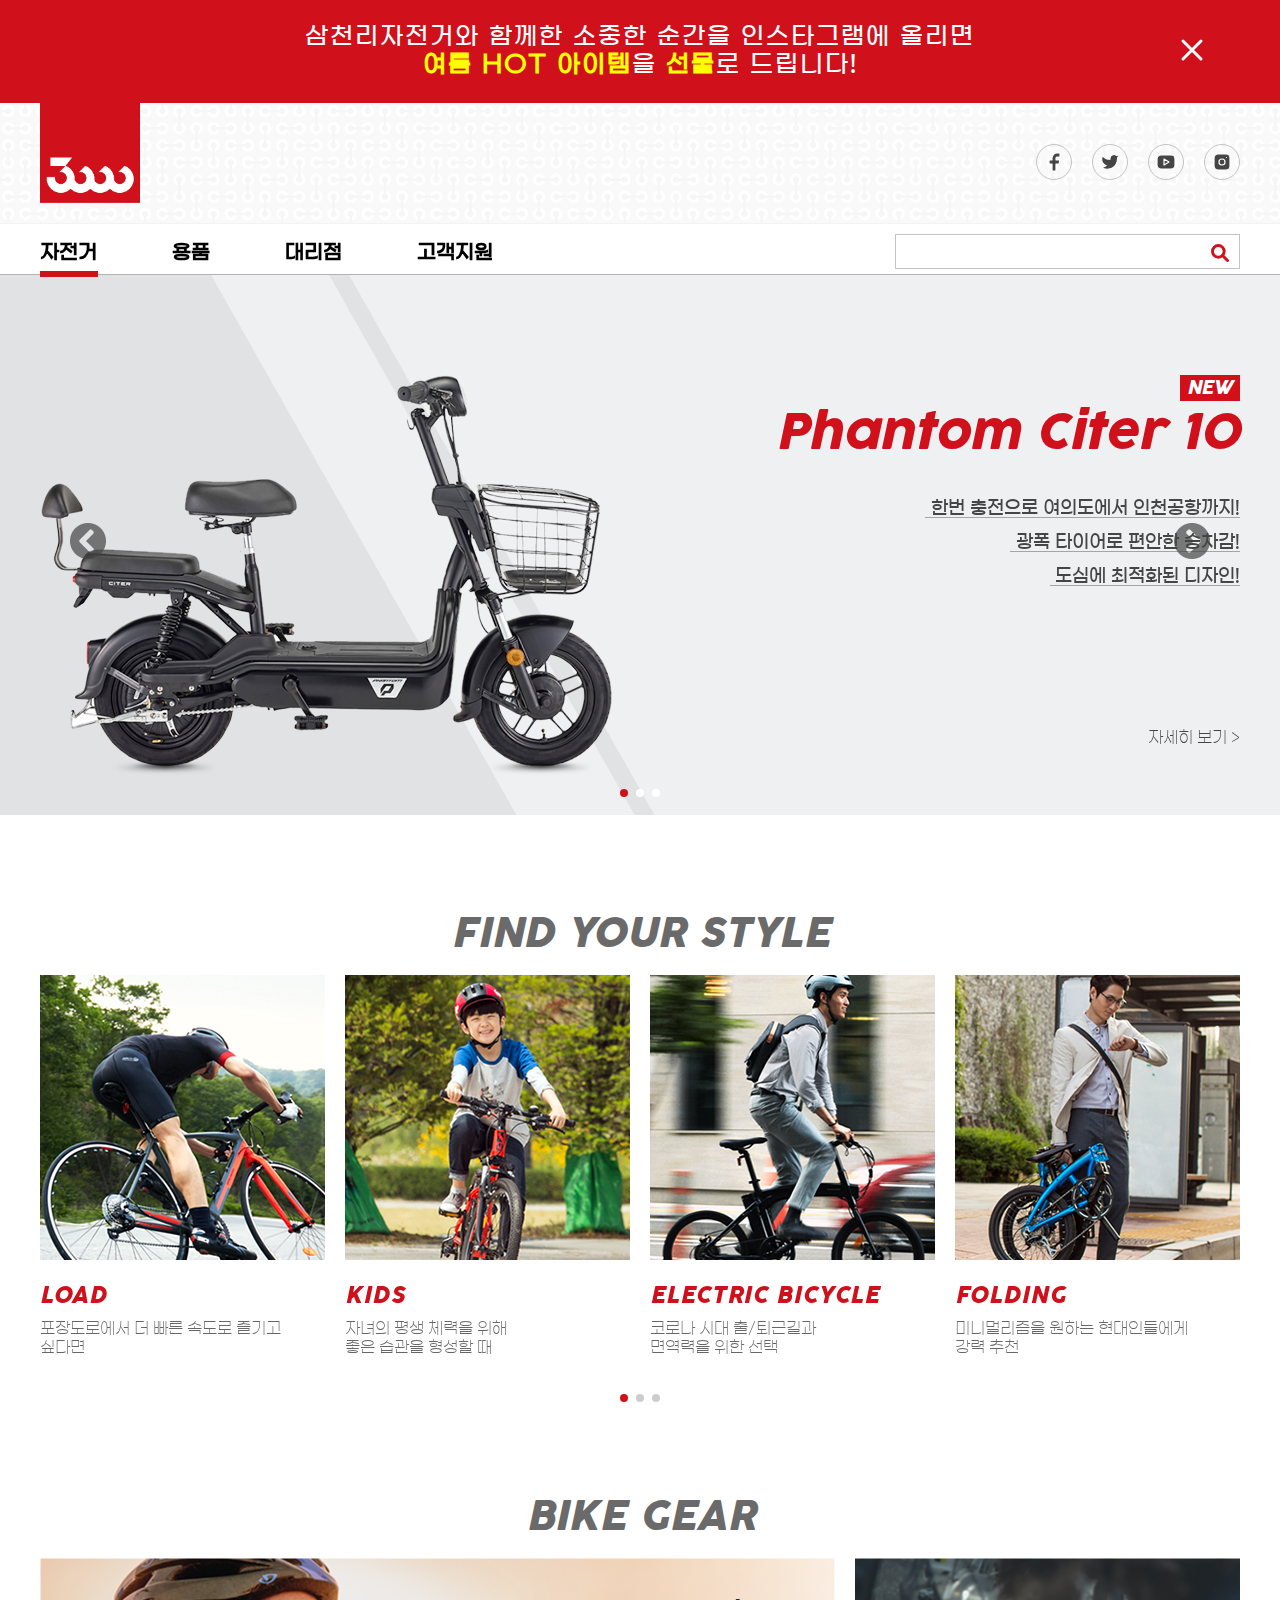
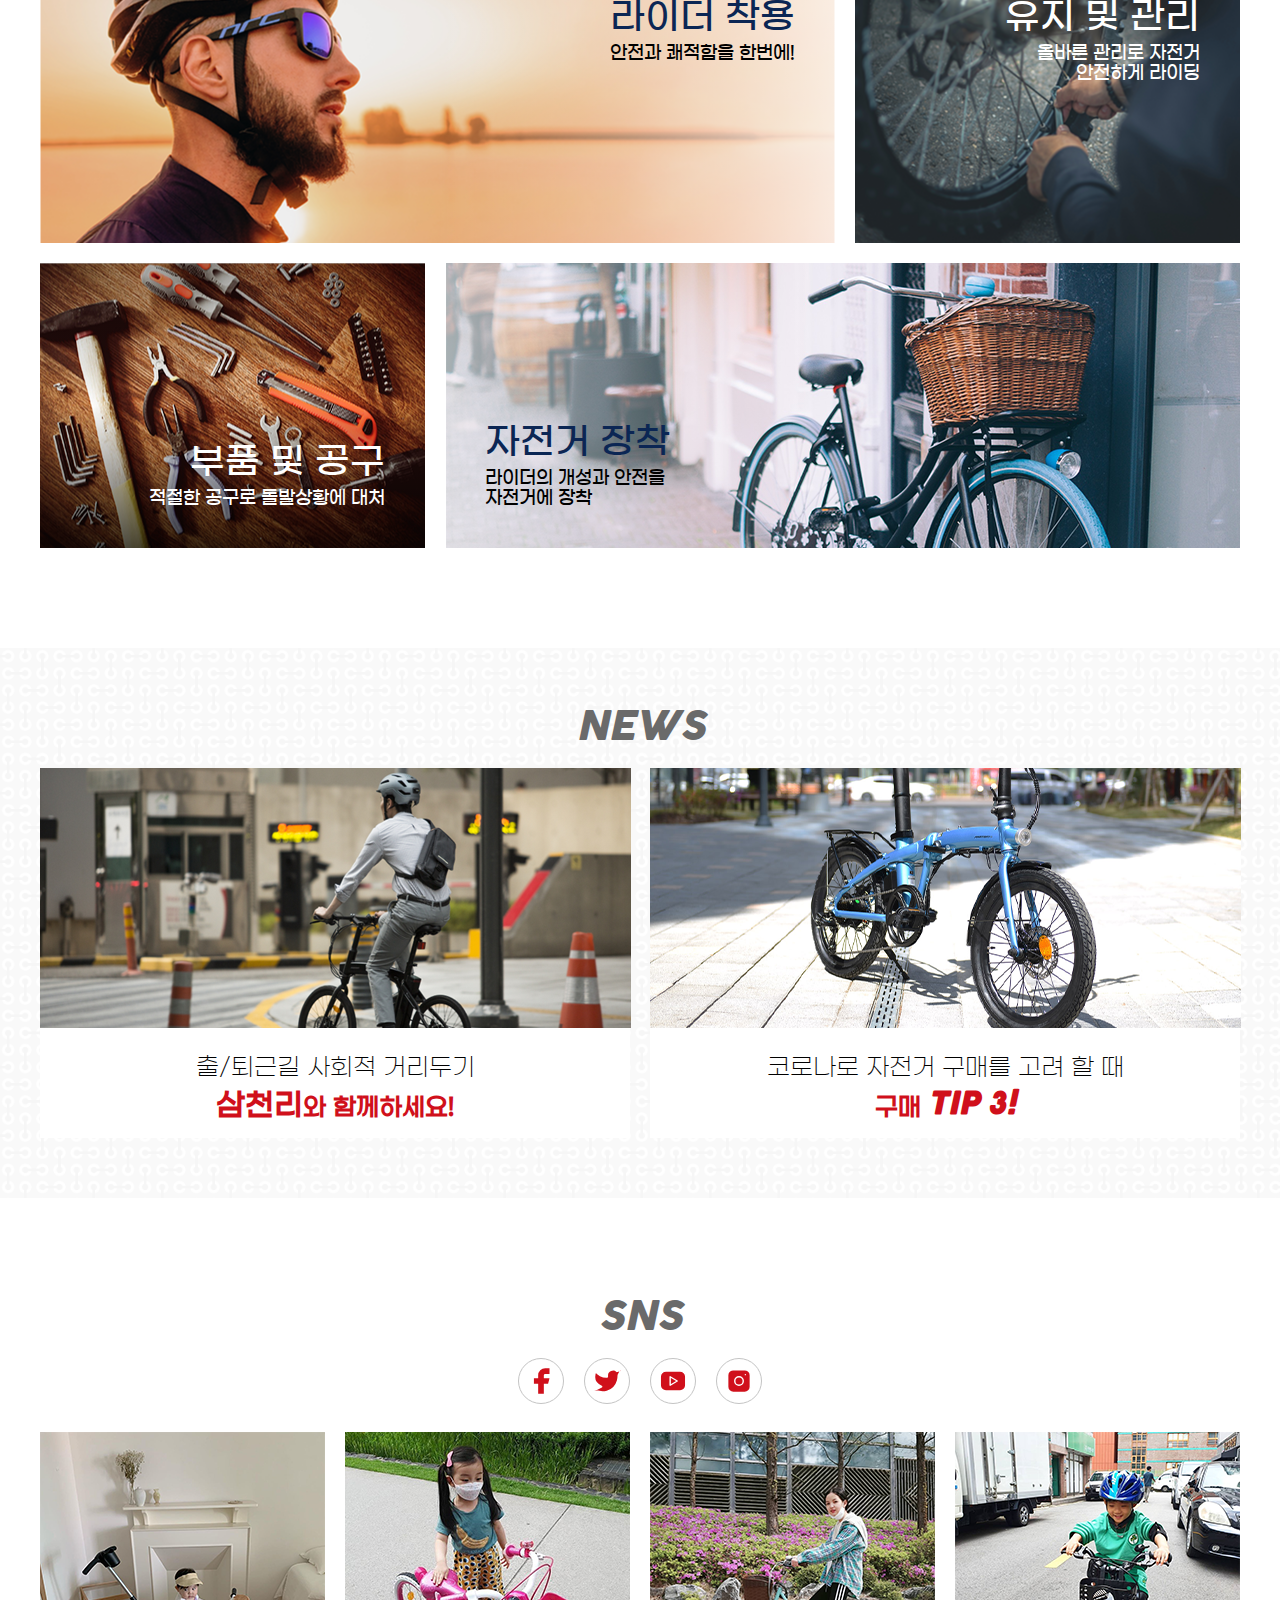
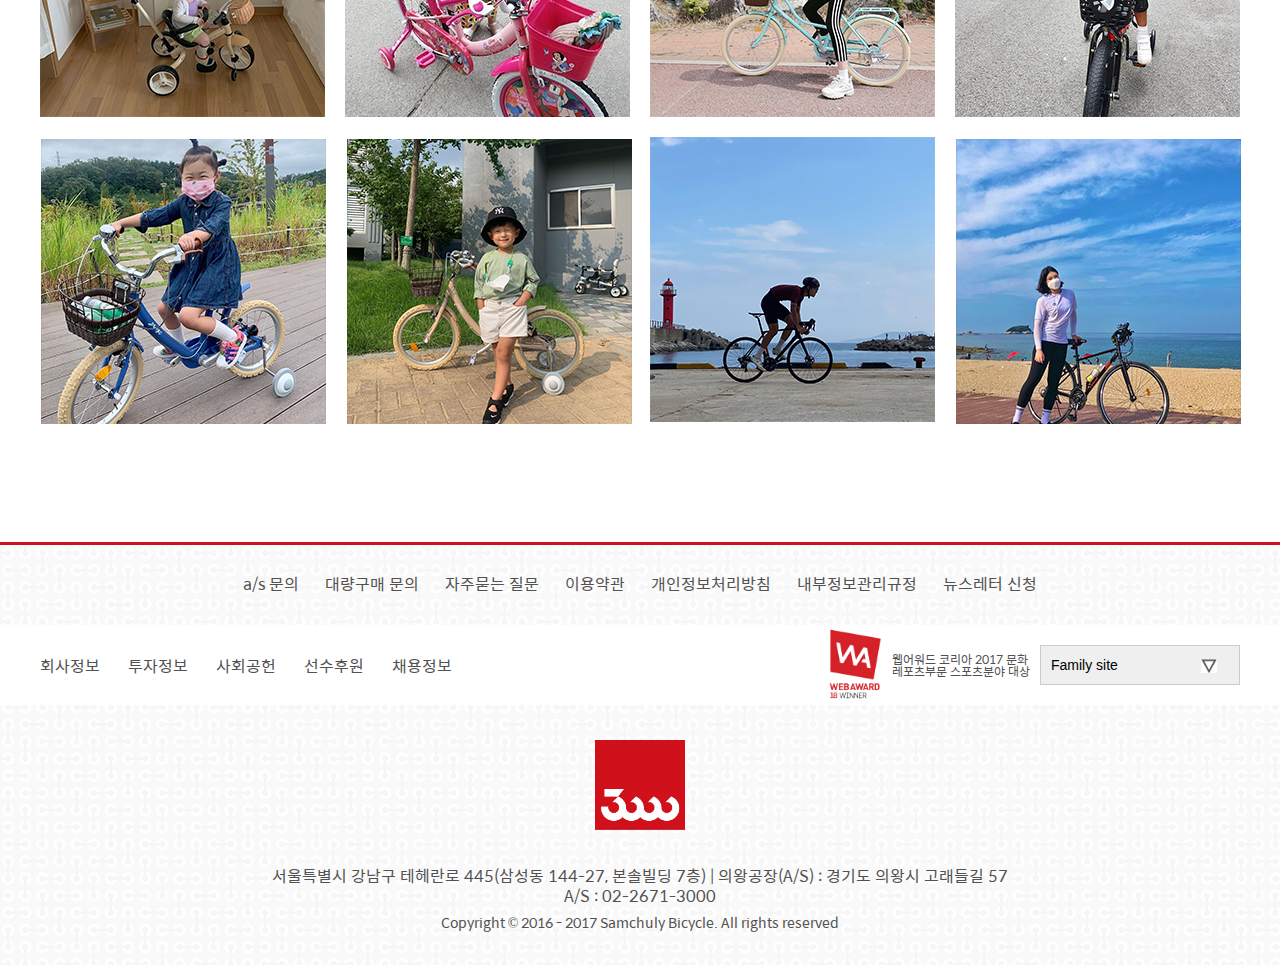
<file: index.html>
<!DOCTYPE html>
<html lang="ko">
  <head>
    <meta charset="UTF-8" />
    <meta name="viewport" content="width=device-width, initial-scale=1.0" />
    <title>삼천리 자전거</title>
    <link rel="stylesheet" href="css/styles.css" />
    <link rel="shortcut icon" href="images/lst_search_logo.ico" />
  </head>
  <body>
    <div class="banner">
      <a href="#">
        <div class="banner__content">
          삼천리자전거와 함께한 소중한 순간을 인스타그램에 올리면<br />
          <span>여름 HOT 아이템</span>을 <span>선물</span>로 드립니다!
        </div>
        <svg
          xmlns="http://www.w3.org/2000/svg"
          class="icon icon-tabler icon-tabler-x banner__icon"
          width="36"
          height="36"
          viewBox="0 0 24 24"
          stroke-width="2"
          stroke="#ffffff"
          fill="none"
          stroke-linecap="round"
          stroke-linejoin="round"
        >
          <path stroke="none" d="M0 0h24v24H0z" fill="none" />
          <line x1="18" y1="6" x2="6" y2="18" />
          <line x1="6" y1="6" x2="18" y2="18" />
        </svg>
      </a>
    </div>
    <header class="header">
      <div class="header__top">
        <h1 class="logo">
          <a href="index.html"><img src="images/logo.png" alt="" /></a>
        </h1>
        <ul class="sns__icon icon__list">
          <li class="icon__item">
            <a href="#">
              <svg
                xmlns="http://www.w3.org/2000/svg"
                class="icon icon-tabler icon-tabler-brand-facebook"
                width="30"
                height="30"
                viewBox="0 0 24 24"
                stroke-width="1.2"
                stroke="#FFFFFF"
                fill="#454545"
                stroke-linecap="round"
                stroke-linejoin="round"
              >
                <path stroke="none" d="M0 0h24v24H0z" fill="none" />
                <path
                  d="M7 10v4h3v7h4v-7h3l1 -4h-4v-2a1 1 0 0 1 1 -1h3v-4h-3a5 5 0 0 0 -5 5v2h-3"
                />
              </svg>
            </a>
          </li>
          <li class="icon__item">
            <a href="#">
              <svg
                xmlns="http://www.w3.org/2000/svg"
                class="icon icon-tabler icon-tabler-brand-twitter"
                width="30"
                height="30"
                viewBox="0 0 24 24"
                stroke-width="1.2"
                stroke="#FFFFFF"
                fill="#454545"
                stroke-linecap="round"
                stroke-linejoin="round"
              >
                <path stroke="none" d="M0 0h24v24H0z" fill="none" />
                <path
                  d="M22 4.01c-1 .49-1.98.689-3 .99-1.121-1.265-2.783-1.335-4.38-.737S11.977 6.323 12 8v1c-3.245.083-6.135-1.395-8-4 0 0-4.182 7.433 4 11-1.872 1.247-3.739 2.088-6 2 3.308 1.803 6.913 2.423 10.034 1.517 3.58-1.04 6.522-3.723 7.651-7.742a13.84 13.84 0 0 0 .497 -3.753C20.18 7.773 21.692 5.25 22 4.009z"
                />
              </svg>
            </a>
          </li>
          <li class="icon__item">
            <a href="#">
              <svg
                xmlns="http://www.w3.org/2000/svg"
                class="icon icon-tabler icon-tabler-brand-youtube"
                width="30"
                height="30"
                viewBox="0 0 24 24"
                stroke-width="1.2"
                stroke="#FFFFFF"
                fill="#454545"
                stroke-linecap="round"
                stroke-linejoin="round"
              >
                <path stroke="none" d="M0 0h24v24H0z" fill="none" />
                <rect x="3" y="5" width="18" height="14" rx="4" />
                <path d="M10 9l5 3l-5 3z" />
              </svg>
            </a>
          </li>
          <li class="icon__item">
            <a href="#">
              <svg
                xmlns="http://www.w3.org/2000/svg"
                class="icon icon-tabler icon-tabler-brand-instagram"
                width="30"
                height="30"
                viewBox="0 0 24 24"
                stroke-width="1.2"
                stroke="#FFFFFF"
                fill="#454545"
                stroke-linecap="round"
                stroke-linejoin="round"
              >
                <path stroke="none" d="M0 0h24v24H0z" fill="none" />
                <rect x="4" y="4" width="16" height="16" rx="4" />
                <circle cx="12" cy="12" r="3" />
                <line x1="16.5" y1="7.5" x2="16.5" y2="7.501" />
              </svg>
            </a>
          </li>
        </ul>
      </div>
      <nav class="menu__wrapper">
        <div class="menu">
          <ul class="menu__list">
            <li class="menu__item">
              <a href="#">자전거</a>
              <ul class="menu__list-inner">
                <li class="menu__item-inner">
                  <p class="item-color">
                    <a href="#">스포츠</a>
                    <span></span>
                  </p>
                  <p>
                    <a href="#"> 산악 자전거 </a>
                  </p>
                  <p>
                    <a href="#"> 로드 바이크 </a>
                  </p>
                </li>
                <li class="menu__item-inner">
                  <p class="item-color">
                    <a href="#">라이프 스타일</a>
                    <span></span>
                  </p>
                  <p>
                    <a href="#"> 하이브리드 </a>
                  </p>
                  <p>
                    <a href="#"> 픽시 </a>
                  </p>
                  <p>
                    <a href="#"> 미니벨로 </a>
                  </p>
                  <p>
                    <a href="#"> 접이식 </a>
                  </p>
                  <p>
                    <a href="#"> 시티 </a>
                  </p>
                </li>
                <li class="menu__item-inner">
                  <p class="item-color">
                    <a href="#">연령별</a>
                    <span></span>
                  </p>
                  <p>
                    <a href="#"> 키즈 </a>
                  </p>
                  <p>
                    <a href="#"> 청소년 </a>
                  </p>
                  <p>
                    <a href="#"> 성인 </a>
                  </p>
                  <p>
                    <a href="#"> 노인 </a>
                  </p>
                </li>
                <li class="menu__item-inner">
                  <p class="item-color">
                    <a href="#">친환경</a>
                    <span></span>
                  </p>
                  <p>
                    <a href="#"> 전기 자전거 </a>
                  </p>
                  <p>
                    <a href="#"> 전동 킥보드 </a>
                  </p>
                </li>
              </ul>
            </li>
            <li class="menu__item">
              <a href="#">용품</a>
              <ul class="menu__list-inner">
                <li class="menu__item-inner">
                  <p class="item-color">
                    <a href="#">라이더 착용</a>
                    <span></span>
                  </p>
                  <p>
                    <a href="#">멀티프</a>
                  </p>
                </li>
                <li class="menu__item-inner">
                  <p class="item-color">
                    <a href="#">자전거 장착</a>
                    <span></span>
                  </p>
                  <p>
                    <a href="#">가방</a>
                  </p>
                  <p>
                    <a href="#">라이트</a>
                  </p>
                  <p>
                    <a href="#">거치대</a>
                  </p>
                  <p>
                    <a href="#">벨</a>
                  </p>
                  <p>
                    <a href="#">유아시트</a>
                  </p>
                  <p>
                    <a href="#">거울</a>
                  </p>
                </li>
                <li class="menu__item-inner">
                  <p class="item-color">
                    <a href="#">유지 · 관리</a>
                  </p>
                  <p>
                    <a href="#">펌프</a>
                  </p>
                  <p>
                    <a href="#">기타</a>
                  </p>
                </li>
              </ul>
            </li>
            <li class="menu__item">
              <a href="#" class="light">대리점</a>
              <ul class="menu__list-inner">
                <li class="menu__item-inner">
                  <p class="item-color">
                    <a href="map.html" class="light">대리점 찾기</a>
                    <span></span>
                  </p>
                </li>
                <li class="menu__item-inner">
                  <p class="item-color">
                    <a href="#">온라인 구매</a>
                    <span></span>
                  </p>
                </li>
                <li class="menu__item-inner">
                  <p class="item-color">
                    <a href="#">대량 구매</a>
                  </p>
                </li>
              </ul>
            </li>
            <li class="menu__item">
              <a href="#" class="light">고객지원</a>
              <ul class="menu__list-inner">
                <li class="menu__item-inner">
                  <p class="item-color">
                    <a href="#">자주 묻는 질문</a>
                    <span></span>
                  </p>
                </li>
                <li class="menu__item-inner">
                  <p class="item-color">
                    <a href="#">온라인 A/S</a>
                    <span></span>
                  </p>
                  <p>
                    <a href="as.html" class="light">A/S 접수</a>
                  </p>
                  <p>
                    <a href="#">A/S 조회</a>
                  </p>
                </li>
                <li class="menu__item-inner">
                  <p class="item-color">
                    <a href="#">정품 등록</a>
                    <span></span>
                  </p>
                  <p>
                    <a href="#">정품 등록</a>
                  </p>
                  <p>
                    <a href="#">정품 등록 조회</a>
                  </p>
                </li>
                <li class="menu__item-inner">
                  <p class="item-color">
                    <a href="#">제품 설명서</a>
                    <span></span>
                  </p>
                </li>
                <li class="menu__item-inner">
                  <p class="item-color">
                    <a href="#">지난 제품보기</a>
                  </p>
                </li>
              </ul>
            </li>
            <!-- <li class="menu__item">
              <a href="#">뉴스</a>
            </li> -->
            <span class="menu__bar"></span>
          </ul>
          <div class="search">
            <input type="text" class="search__input" />
            <div class="search__icon">
              <svg
                xmlns="http://www.w3.org/2000/svg"
                class="icon icon-tabler icon-tabler-search"
                width="20"
                height="20"
                viewBox="0 0 24 24"
                stroke-width="3.5"
                stroke="#d0101b"
                fill="none"
                stroke-linecap="round"
                stroke-linejoin="round"
              >
                <path stroke="none" d="M0 0h24v24H0z" fill="none" />
                <circle cx="10" cy="10" r="7" />
                <line x1="21" y1="21" x2="15" y2="15" />
              </svg>
            </div>
          </div>
        </div>
        <div class="menu__list-bg">
          <div class="ad__area">
            <img src="images/a5b805951040739ce5d0116dabf47169_thumb.png" class="ad__img" alt="">
            <p class="ad__title">너는 서서가니?<br/>나는 앉아간다~</p>
          </div>
        </div>
      </nav>
    </header>
    <main class="main">
      <section class="main__slide">
        <ul class="swiper-wrapper slide__list">
          <li class="swiper-slide slide__item slide1">
            <a href="product.html">
              <div class="slide__wrapper">
                <img src="images/slide1-bike.png" alt="" class="slide__img" />
                <div class="slide__text">
                  <p class="text__new title-font">NEW</p>
                  <h3 class="text__title title-font">Phantom Citer 10</h3>
                  <div class="text__content">
                    <p>한번 충전으로 여의도에서 인천공항까지!</p>
                    <p>광폭 타이어로 편안한 승차감!</p>
                    <p>도심에 최적화된 디자인!</p>
                  </div>
                  <p class="text__more">자세히 보기&nbsp;<span>></span></p>
                </div>
              </div>
            </a>
          </li>
          <li class="swiper-slide slide__item slide2">
            <a href="product.html">

              <div class="slide__wrapper">
                <div class="slide__text">
                  <p class="text__new title-font">HOT</p>
                  <h3 class="text__title title-font">Dingo</h3>
                  <div class="text__content">
                    자녀의 첫 자전거<br />
                    딩고라면 믿고 맡길 수 있습니다.<br />
                    딩고와 함께<br />
                    후회없는 선택을 하세요!
                  </div>
                  <p class="text__more">자세히 보기&nbsp;<span>></span></p>
                </div>
                <img src="images/bike2.png" alt="" class="slide__img" />
              </div>
            </a>
          </li>
          <li class="swiper-slide slide__item slide3">
            <div class="slide__wrapper">
              <img src="images/slide3-bike.png" alt="" class="slide__img" />
              <div class="slide__text">
                <p class="text__new title-font">TOP</p>
                <h3 class="text__title title-font">Phantom Econ Plus</h3>
                <div class="text__content">
                  <p>도심에 최적화된 전기 자전거!</p>
                  <p>파워 어시스트 기능으로 최대 80km까지!</p>
                  <p>모터를 사용하여 도보 지원 기능 탑재!</p>
                </div>
                <a href="#">
                  <p class="text__more">자세히 보기&nbsp;<span>></span></p>
                </a>
              </div>
            </div>
          </li>
        </ul>
        <!-- Add Pagination -->
        <div class="swiper-pagination slide__pager"></div>
        <!-- Add Arrows -->
        <div class="swiper-button-next slide__next"></div>
        <div class="swiper-button-prev slide__prev"></div>

        <!-- <ul class="slide__list">
          <li class="slide__item">1</li>
          <li class="slide__item">2</li>
          <li class="slide__item">3</li>
        </ul> -->
      </section>
      <section class="main__find">
        <h2 class="find__title title-upper title-font">find your style</h2>
        <div class="find__slide">
          <ul class="swiper-wrapper slide__list">
            <li class="swiper-slide slide__item slide1">
              <ul class="find__list">
                <li class="find__item">
                  <a href="#">
                    <div class="find__item-img">
                      <img src="images/find1.png" alt="" />
                    </div>
                    <p class="find__item-title title-upper title-font">load</p>
                    <p class="find__item-content content-light">
                      포장도로에서 더 빠른 속도로 즐기고<br />
                      싶다면
                    </p>
                  </a>
                </li>
                <li class="find__item">
                  <a href="#">
                    <div class="find__item-img">
                      <img src="images/find2.png" alt="" />
                    </div>
                    <p class="find__item-title title-upper title-font">kids</p>
                    <p class="find__item-content content-light">
                      자녀의 평생 체력을 위해<br />좋은 습관을 형성할 때
                    </p>
                  </a>
                </li>
                <li class="find__item">
                  <a href="#">
                    <div class="find__item-img">
                      <img src="images/find3.png" alt="" />
                    </div>
                    <p class="find__item-title title-upper title-font">
                      electric bicycle
                    </p>
                    <p class="find__item-content content-light">
                      코로나 시대 출/퇴근길과<br />
                      면역력을 위한 선택
                    </p>
                  </a>
                </li>
                <li class="find__item">
                  <a href="#">
                    <div class="find__item-img">
                      <img src="images/find4.png" alt="" />
                    </div>
                    <p class="find__item-title title-upper title-font">
                      folding
                    </p>
                    <p class="find__item-content content-light">
                      미니멀리즘을 원하는 현대인들에게<br />
                      강력 추천
                    </p>
                  </a>
                </li>
              </ul>
            </li>
            <li class="swiper-slide slide__item slide1">
              <ul class="find__list">
                <li class="find__item">
                  <a href="#">
                    <div class="find__item-img">
                      <img src="images/find__sns_2-1.png" alt="" />
                    </div>
                    <p class="find__item-title title-upper title-font">Mountain</p>
                    <p class="find__item-content content-light">
                      다이나믹한 도전과 <br />
한계를 경험하고 싶을때
                      
                    </p>
                  </a>
                </li>
                <li class="find__item">
                  <a href="#">
                    <div class="find__item-img">
                      <img src="images/find__sns_2-2.png" alt="" />
                    </div>
                    <p class="find__item-title title-upper title-font">fixie</p>
                    <p class="find__item-content content-light">
                      자전거로 독특한 개성을 표시하고<br />
                      다양한 트릭을 구사하고 싶을때
                    </p>
                  </a>
                </li>
                <li class="find__item">
                  <a href="#">
                    <div class="find__item-img">
                      <img src="images/find__sns_2-3.png" alt="" />
                    </div>
                    <p class="find__item-title title-upper title-font">
                     baby
                    </p>
                    <p class="find__item-content content-light">
                      유아기 뇌 발달을 위한 최고의 운동
                    </p>
                  </a>
                </li>
                <li class="find__item">
                  <a href="#">
                    <div class="find__item-img">
                      <img src="images/find__sns_2-4.png" alt="" />
                    </div>
                    <p class="find__item-title title-upper title-font">
                    comfort
                    </p>
                    <p class="find__item-content content-light">
                      울퉁불퉁한 노면주행시 <br/>
편한 승차감을 원한다면
                    </p>
                  </a>
                </li>
              </ul>
            </li>
            <li class="swiper-slide slide__item slide1 slide__last">
              <ul class="find__list">
                <li class="find__item">
                  <a href="#">
                    <div class="find__item-img">
                      <img src="images/find__sns_3-3png.png" alt="" />
                    </div>
                    <p class="find__item-title title-upper title-font">Hybrid</p>
                    <p class="find__item-content content-light">
                      로드와 MTB의 장점을 적절히 조합한<br/>
입문용 자전거
                    </p>
                  </a>
                </li>
                <li class="find__item">
                  <a href="#">
                    <div class="find__item-img">
                      <img src="images/find__sns_3-2png.png" alt="" />
                    </div>
                    <p class="find__item-title title-upper title-font">minivelo</p>
                    <p class="find__item-content content-light">
                      부담 없는 사이즈와 <br/>
밀리지 않는 속도감을 위해
                    </p>
                  </a>
                </li>
                <li class="find__item">
                  <a href="#">
                    <div class="find__item-img">
                      <img src="images/find__sns_3-1.png" alt="" />
                    </div>
                    <p class="find__item-title title-upper title-font">
                     city
                    </p>
                    <p class="find__item-content content-light">
                      도심속 장보기, 이동간에 편하게 <br/>이용가능한 자전거
                    </p>
                  </a>
                </li>
                <li class="find__item">
                  <a href="#">
                    <div class="find__item-img">
                      <img src="images/find4.png" alt="" />
                    </div>
                    <p class="find__item-title title-upper title-font">
                      folding
                    </p>
                    <p class="find__item-content content-light">
                      미니멀리즘을 원하는 현대인들에게<br />
                      강력 추천
                    </p>
                  </a>
                </li>
              </ul>
            </li>
          </ul>
          <div class="swiper-pagination find__pager"></div>
        </div>
        <!-- swiper end -->
      </section>
      <section class="main__gear">
        <h2 class="gear__title title-upper title-font">bike gear</h2>
        <ul class="gear__list">
          <li class="gear__item item1">
            <div class="item__title">라이더 착용</div>
            <div class="item__content">안전과 쾌적함을 한번에!</div>
          </li>
          <li class="gear__item item2">
            <div class="item__title font-white">유지 및 관리</div>
            <div class="item__content font-white">
              올바른 관리로 자전거<br />
              안전하게 라이딩
            </div>
          </li>
          <li class="gear__item item3">
            <div class="item__title font-white">부품 및 공구</div>
            <div class="item__content font-white">
              적절한 공구로 돌발상황에 대처
            </div>
          </li>
          <li class="gear__item item4">
            <div class="item__gradient"></div>
            <img src="images/gear4.png" alt="" class="item4-img" />
            <div class="item__title">자전거 장착</div>
            <div class="item__content">
              라이더의 개성과 안전을<br />
              자전거에 장착
            </div>
          </li>
        </ul>
      </section>
      <section class="main__news">
        <h2 class="news__title title-upper title-font">news</h2>
        <ul class="news__list">
          <li class="news__item">
            <a href="#">
              <div class="news__img news__img-js">
                <img src="images/news1.png" alt="" />
              </div>
              <p class="news__content">
                출/퇴근길 사회적 거리두기<strong>
                  <span>삼</span><span>천</span><span>리</span><span>와 </span
                  ><span>함</span><span>께</span><span>하</span><span>세</span
                  ><span>요</span><span>!</span></strong
                >
              </p>
            </a>
          </li>
          <li class="news__item">
            <a href="#">
              <div class="news__img news__img-js">
                <img src="images/news2.png" alt="" />
              </div>

              <p class="news__content">
                코로나로 자전거 구매를 고려 할 때<strong
                  ><span>구</span><span>매 </span><span>T</span><span>I</span
                  ><span>P </span><span>3</span><span>!</span></strong
                >
              </p>
            </a>
          </li>
        </ul>
      </section>
      <section class="main__sns">
        <div class="sns__title title-upper title-font">sns</div>
        <ul class="sns__icon icon__list">
          <li class="icon__item">
            <a href="#">
              <svg
                xmlns="http://www.w3.org/2000/svg"
                class="icon icon-tabler icon-tabler-brand-facebook"
                width="46"
                height="46"
                viewBox="0 0 24 24"
                stroke-width="1.5"
                stroke=""
                fill="#d0101b"
                stroke-linecap="round"
                stroke-linejoin="round"
              >
                <path stroke="none" d="M0 0h24v24H0z" fill="none" />
                <path
                  d="M7 10v4h3v7h4v-7h3l1 -4h-4v-2a1 1 0 0 1 1 -1h3v-4h-3a5 5 0 0 0 -5 5v2h-3"
                />
              </svg>
            </a>
          </li>
          <li class="icon__item">
            <a href="#">
              <svg
                xmlns="http://www.w3.org/2000/svg"
                class="icon icon-tabler icon-tabler-brand-twitter"
                width="46"
                height="46"
                viewBox="0 0 24 24"
                stroke-width="1.5"
                stroke="#ffffff"
                fill="#d0101b"
                stroke-linecap="round"
                stroke-linejoin="round"
              >
                <path stroke="none" d="M0 0h24v24H0z" fill="none" />
                <path
                  d="M22 4.01c-1 .49-1.98.689-3 .99-1.121-1.265-2.783-1.335-4.38-.737S11.977 6.323 12 8v1c-3.245.083-6.135-1.395-8-4 0 0-4.182 7.433 4 11-1.872 1.247-3.739 2.088-6 2 3.308 1.803 6.913 2.423 10.034 1.517 3.58-1.04 6.522-3.723 7.651-7.742a13.84 13.84 0 0 0 .497 -3.753C20.18 7.773 21.692 5.25 22 4.009z"
                />
              </svg>
            </a>
          </li>
          <li class="icon__item">
            <a href="#">
              <svg
                xmlns="http://www.w3.org/2000/svg"
                class="icon icon-tabler icon-tabler-brand-youtube"
                width="46"
                height="46"
                viewBox="0 0 24 24"
                stroke-width="1"
                stroke="#ffffff"
                fill="#d0101b"
                stroke-linecap="round"
                stroke-linejoin="round"
              >
                <path stroke="none" d="M0 0h24v24H0z" fill="none" />
                <rect x="3" y="5" width="18" height="14" rx="4" />
                <path d="M10 9l5 3l-5 3z" />
              </svg>
            </a>
          </li>
          <li class="icon__item">
            <a href="#">
              <svg
                xmlns="http://www.w3.org/2000/svg"
                class="icon icon-tabler icon-tabler-brand-instagram"
                width="46"
                height="46"
                viewBox="0 0 24 24"
                stroke-width="1"
                stroke="#ffffff"
                fill="#d0101b"
                stroke-linecap="round"
                stroke-linejoin="round"
              >
                <path stroke="none" d="M0 0h24v24H0z" fill="none" />
                <rect x="4" y="4" width="16" height="16" rx="4" />
                <circle cx="12" cy="12" r="3" />
                <line x1="16.5" y1="7.5" x2="16.5" y2="7.501" />
              </svg>
            </a>
          </li>
        </ul>
        <ul class="sns__img img__list">
          <li class="img__item">
            
            <a href="#"><img src="images/sns1.png" alt="" /></a>
            <div class="sns__bg">
                <svg xmlns="http://www.w3.org/2000/svg" class="icon icon-tabler icon-tabler-heart" width="44" height="44" viewBox="0 0 24 24" stroke-width="1.5" stroke="#2c3e50" fill="none" stroke-linecap="round" stroke-linejoin="round">
                  <path stroke="none" d="M0 0h24v24H0z" fill="transparent"/>
                  <path d="M19.5 13.572l-7.5 7.428l-7.5 -7.428m0 0a5 5 0 1 1 7.5 -6.566a5 5 0 1 1 7.5 6.572" />
                </svg>
                <svg xmlns="http://www.w3.org/2000/svg" class="icon icon-tabler icon-tabler-message" width="44" height="44" viewBox="0 0 24 24" stroke-width="1.5" stroke="#2c3e50" fill="none" stroke-linecap="round" stroke-linejoin="round">
                  <path stroke="none" d="M0 0h24v24H0z" fill="none"/>
                  <path d="M4 21v-13a3 3 0 0 1 3 -3h10a3 3 0 0 1 3 3v6a3 3 0 0 1 -3 3h-9l-4 4" />
                  <line x1="8" y1="9" x2="16" y2="9" />
                  <line x1="8" y1="13" x2="14" y2="13" />
                </svg>
            </div>
            
          </li>
          <li class="img__item">
            <a href="#"><img src="images/sns2.png" alt="" /></a>
            <div class="sns__bg">
                <svg xmlns="http://www.w3.org/2000/svg" class="icon icon-tabler icon-tabler-heart" width="44" height="44" viewBox="0 0 24 24" stroke-width="1.5" stroke="#2c3e50" fill="none" stroke-linecap="round" stroke-linejoin="round">
                  <path stroke="none" d="M0 0h24v24H0z" fill="transparent"/>
                  <path d="M19.5 13.572l-7.5 7.428l-7.5 -7.428m0 0a5 5 0 1 1 7.5 -6.566a5 5 0 1 1 7.5 6.572" />
                </svg>
                <svg xmlns="http://www.w3.org/2000/svg" class="icon icon-tabler icon-tabler-message" width="44" height="44" viewBox="0 0 24 24" stroke-width="1.5" stroke="#2c3e50" fill="none" stroke-linecap="round" stroke-linejoin="round">
                  <path stroke="none" d="M0 0h24v24H0z" fill="none"/>
                  <path d="M4 21v-13a3 3 0 0 1 3 -3h10a3 3 0 0 1 3 3v6a3 3 0 0 1 -3 3h-9l-4 4" />
                  <line x1="8" y1="9" x2="16" y2="9" />
                  <line x1="8" y1="13" x2="14" y2="13" />
                </svg>
            </div>
          </li>
          <li class="img__item">
            <a href="#"><img src="images/sns3.png" alt="" /></a>
            <div class="sns__bg">
                <svg xmlns="http://www.w3.org/2000/svg" class="icon icon-tabler icon-tabler-heart" width="44" height="44" viewBox="0 0 24 24" stroke-width="1.5" stroke="#2c3e50" fill="none" stroke-linecap="round" stroke-linejoin="round">
                  <path stroke="none" d="M0 0h24v24H0z" fill="transparent"/>
                  <path d="M19.5 13.572l-7.5 7.428l-7.5 -7.428m0 0a5 5 0 1 1 7.5 -6.566a5 5 0 1 1 7.5 6.572" />
                </svg>
                <svg xmlns="http://www.w3.org/2000/svg" class="icon icon-tabler icon-tabler-message" width="44" height="44" viewBox="0 0 24 24" stroke-width="1.5" stroke="#2c3e50" fill="none" stroke-linecap="round" stroke-linejoin="round">
                  <path stroke="none" d="M0 0h24v24H0z" fill="none"/>
                  <path d="M4 21v-13a3 3 0 0 1 3 -3h10a3 3 0 0 1 3 3v6a3 3 0 0 1 -3 3h-9l-4 4" />
                  <line x1="8" y1="9" x2="16" y2="9" />
                  <line x1="8" y1="13" x2="14" y2="13" />
                </svg>
            </div>
          </li>
          <li class="img__item">
            <a href="#"><img src="images/sns4.png" alt="" /></a>
            <div class="sns__bg">
                <svg xmlns="http://www.w3.org/2000/svg" class="icon icon-tabler icon-tabler-heart" width="44" height="44" viewBox="0 0 24 24" stroke-width="1.5" stroke="#2c3e50" fill="none" stroke-linecap="round" stroke-linejoin="round">
                  <path stroke="none" d="M0 0h24v24H0z" fill="transparent"/>
                  <path d="M19.5 13.572l-7.5 7.428l-7.5 -7.428m0 0a5 5 0 1 1 7.5 -6.566a5 5 0 1 1 7.5 6.572" />
                </svg>
                <svg xmlns="http://www.w3.org/2000/svg" class="icon icon-tabler icon-tabler-message" width="44" height="44" viewBox="0 0 24 24" stroke-width="1.5" stroke="#2c3e50" fill="none" stroke-linecap="round" stroke-linejoin="round">
                  <path stroke="none" d="M0 0h24v24H0z" fill="none"/>
                  <path d="M4 21v-13a3 3 0 0 1 3 -3h10a3 3 0 0 1 3 3v6a3 3 0 0 1 -3 3h-9l-4 4" />
                  <line x1="8" y1="9" x2="16" y2="9" />
                  <line x1="8" y1="13" x2="14" y2="13" />
                </svg>
            </div>
          </li>
          <li class="img__item">
            <a href="#"><img src="images/sns5.png" alt="" /></a>
            <div class="sns__bg">
                <svg xmlns="http://www.w3.org/2000/svg" class="icon icon-tabler icon-tabler-heart" width="44" height="44" viewBox="0 0 24 24" stroke-width="1.5" stroke="#2c3e50" fill="none" stroke-linecap="round" stroke-linejoin="round">
                  <path stroke="none" d="M0 0h24v24H0z" fill="transparent"/>
                  <path d="M19.5 13.572l-7.5 7.428l-7.5 -7.428m0 0a5 5 0 1 1 7.5 -6.566a5 5 0 1 1 7.5 6.572" />
                </svg>
                <svg xmlns="http://www.w3.org/2000/svg" class="icon icon-tabler icon-tabler-message" width="44" height="44" viewBox="0 0 24 24" stroke-width="1.5" stroke="#2c3e50" fill="none" stroke-linecap="round" stroke-linejoin="round">
                  <path stroke="none" d="M0 0h24v24H0z" fill="none"/>
                  <path d="M4 21v-13a3 3 0 0 1 3 -3h10a3 3 0 0 1 3 3v6a3 3 0 0 1 -3 3h-9l-4 4" />
                  <line x1="8" y1="9" x2="16" y2="9" />
                  <line x1="8" y1="13" x2="14" y2="13" />
                </svg>
            </div>
          </li>
          <li class="img__item">
            <a href="#"><img src="images/sns6.png" alt="" /></a>
            <div class="sns__bg">
                <svg xmlns="http://www.w3.org/2000/svg" class="icon icon-tabler icon-tabler-heart" width="44" height="44" viewBox="0 0 24 24" stroke-width="1.5" stroke="#2c3e50" fill="none" stroke-linecap="round" stroke-linejoin="round">
                  <path stroke="none" d="M0 0h24v24H0z" fill="transparent"/>
                  <path d="M19.5 13.572l-7.5 7.428l-7.5 -7.428m0 0a5 5 0 1 1 7.5 -6.566a5 5 0 1 1 7.5 6.572" />
                </svg>
                <svg xmlns="http://www.w3.org/2000/svg" class="icon icon-tabler icon-tabler-message" width="44" height="44" viewBox="0 0 24 24" stroke-width="1.5" stroke="#2c3e50" fill="none" stroke-linecap="round" stroke-linejoin="round">
                  <path stroke="none" d="M0 0h24v24H0z" fill="none"/>
                  <path d="M4 21v-13a3 3 0 0 1 3 -3h10a3 3 0 0 1 3 3v6a3 3 0 0 1 -3 3h-9l-4 4" />
                  <line x1="8" y1="9" x2="16" y2="9" />
                  <line x1="8" y1="13" x2="14" y2="13" />
                </svg>
            </div>
          </li>
          <li class="img__item">
            <a href="#"><img src="images/sns7.png" alt="" /></a>
            <div class="sns__bg">
                <svg xmlns="http://www.w3.org/2000/svg" class="icon icon-tabler icon-tabler-heart" width="44" height="44" viewBox="0 0 24 24" stroke-width="1.5" stroke="#2c3e50" fill="none" stroke-linecap="round" stroke-linejoin="round">
                  <path stroke="none" d="M0 0h24v24H0z" fill="transparent"/>
                  <path d="M19.5 13.572l-7.5 7.428l-7.5 -7.428m0 0a5 5 0 1 1 7.5 -6.566a5 5 0 1 1 7.5 6.572" />
                </svg>
                <svg xmlns="http://www.w3.org/2000/svg" class="icon icon-tabler icon-tabler-message" width="44" height="44" viewBox="0 0 24 24" stroke-width="1.5" stroke="#2c3e50" fill="none" stroke-linecap="round" stroke-linejoin="round">
                  <path stroke="none" d="M0 0h24v24H0z" fill="none"/>
                  <path d="M4 21v-13a3 3 0 0 1 3 -3h10a3 3 0 0 1 3 3v6a3 3 0 0 1 -3 3h-9l-4 4" />
                  <line x1="8" y1="9" x2="16" y2="9" />
                  <line x1="8" y1="13" x2="14" y2="13" />
                </svg>
            </div>
          </li>
          <li class="img__item">
            <a href="#"><img src="images/sns8.png" alt="" /></a>
            <div class="sns__bg">
                <svg xmlns="http://www.w3.org/2000/svg" class="icon icon-tabler icon-tabler-heart" width="44" height="44" viewBox="0 0 24 24" stroke-width="1.5" stroke="#2c3e50" fill="none" stroke-linecap="round" stroke-linejoin="round">
                  <path stroke="none" d="M0 0h24v24H0z" fill="transparent"/>
                  <path d="M19.5 13.572l-7.5 7.428l-7.5 -7.428m0 0a5 5 0 1 1 7.5 -6.566a5 5 0 1 1 7.5 6.572" />
                </svg>
                <svg xmlns="http://www.w3.org/2000/svg" class="icon icon-tabler icon-tabler-message" width="44" height="44" viewBox="0 0 24 24" stroke-width="1.5" stroke="#2c3e50" fill="none" stroke-linecap="round" stroke-linejoin="round">
                  <path stroke="none" d="M0 0h24v24H0z" fill="none"/>
                  <path d="M4 21v-13a3 3 0 0 1 3 -3h10a3 3 0 0 1 3 3v6a3 3 0 0 1 -3 3h-9l-4 4" />
                  <line x1="8" y1="9" x2="16" y2="9" />
                  <line x1="8" y1="13" x2="14" y2="13" />
                </svg>
            </div>
          </li>
        </ul>
      </section>
    </main>
    <footer class="footer__container">
      <div class="footer__top">
        <ul class="top__list">
          <li class="top__item"><a href="#">a/s 문의</a></li>
          <li class="top__item"><a href="#">대량구매 문의</a></li>
          <li class="top__item"><a href="#">자주묻는 질문</a></li>
          <li class="top__item"><a href="#">이용약관</a></li>
          <li class="top__item"><a href="#">개인정보처리방침</a></li>
          <li class="top__item"><a href="#">내부정보관리규정</a></li>
          <li class="top__item"><a href="#">뉴스레터 신청</a></li>
        </ul>
      </div>
      <div class="footer__mid">
        <div class="mid__wrapper">
          <div class="mid__menu">
            <ul class="mid__list">
              <li class="mid__item"><a href="#">회사정보</a></li>
              <li class="mid__item"><a href="#">투자정보</a></li>
              <li class="mid__item"><a href="#">사회공헌</a></li>
              <li class="mid__item"><a href="#">선수후원</a></li>
              <li class="mid__item"><a href="#">채용정보</a></li>
            </ul>
            <ul class="mid__list">
              <li class="mid__item">
                <img
                  src="images/logo-footer.png"
                  alt=""
                  class="footer__logo-wa"
                />
              </li>
              <li class="mid__item">
                <p class="logo__title">
                  웹어워드 코리아 2017 문화<br />레포츠부문 스포츠분야 대상
                </p>
              </li>
              <!-- <li class="mid__item item__family">
                FAMILY SITE
                <svg
                  xmlns="http://www.w3.org/2000/svg"
                  class="icon icon-tabler icon-tabler-triangle"
                  width="12"
                  height="15"
                  viewBox="0 0 24 24"
                  stroke-width="1.5"
                  stroke="#515151"
                  fill="none"
                  stroke-linecap=""
                  stroke-linejoin=""
                >
                <path stroke="none" d="M0 0h24v24H0z" fill="none" />
                <path
                d="M5 19h14a2 2 0 0 0 1.84 -2.75l-7.1 -12.25a2 2 0 0 0 -3.5 0l-7.1 12.25a2 2 0 0 0 1.75 2.75"
                />
              </li> -->
              <select name="" id="" class="mid__item item__family">
                <option value="" selected disabled>Family site</option>
                <option value="">첼로자전거</option>
                  <option value="">GL&Co</option>
                  <option value="">스마트자전거</option>
                  <option value="">페도라 유모차, 카시트</option>
                  <option value="">참좋은여행</option>
              </select>
            </ul>
          </div>
        </div>
      </div>
      <div class="footer__logo"><img src="images/logo.png" alt="" /></div>
      <div class="footer__bottom">
        서울특별시 강남구 테헤란로 445(삼성동 144-27, 본솔빌딩 7층) |
        의왕공장(A/S) : 경기도 의왕시 고래들길 57
        <br />
        A/S : 02-2671-3000
        <br />
        <p>Copyright © 2016 - 2017 Samchuly Bicycle. All rights reserved</p>
      </div>
    </footer>
    <script src="js/jquery-3.5.1.min.js"></script>
    <script src="js/swiper-bundle.min.js"></script>
    <script src="js/slider.js"></script>
    <script src="js/banner.js"></script>
    <script src="js/header.js"></script>
    <script src="js/news.js"></script>
  </body>
</html>
</file>
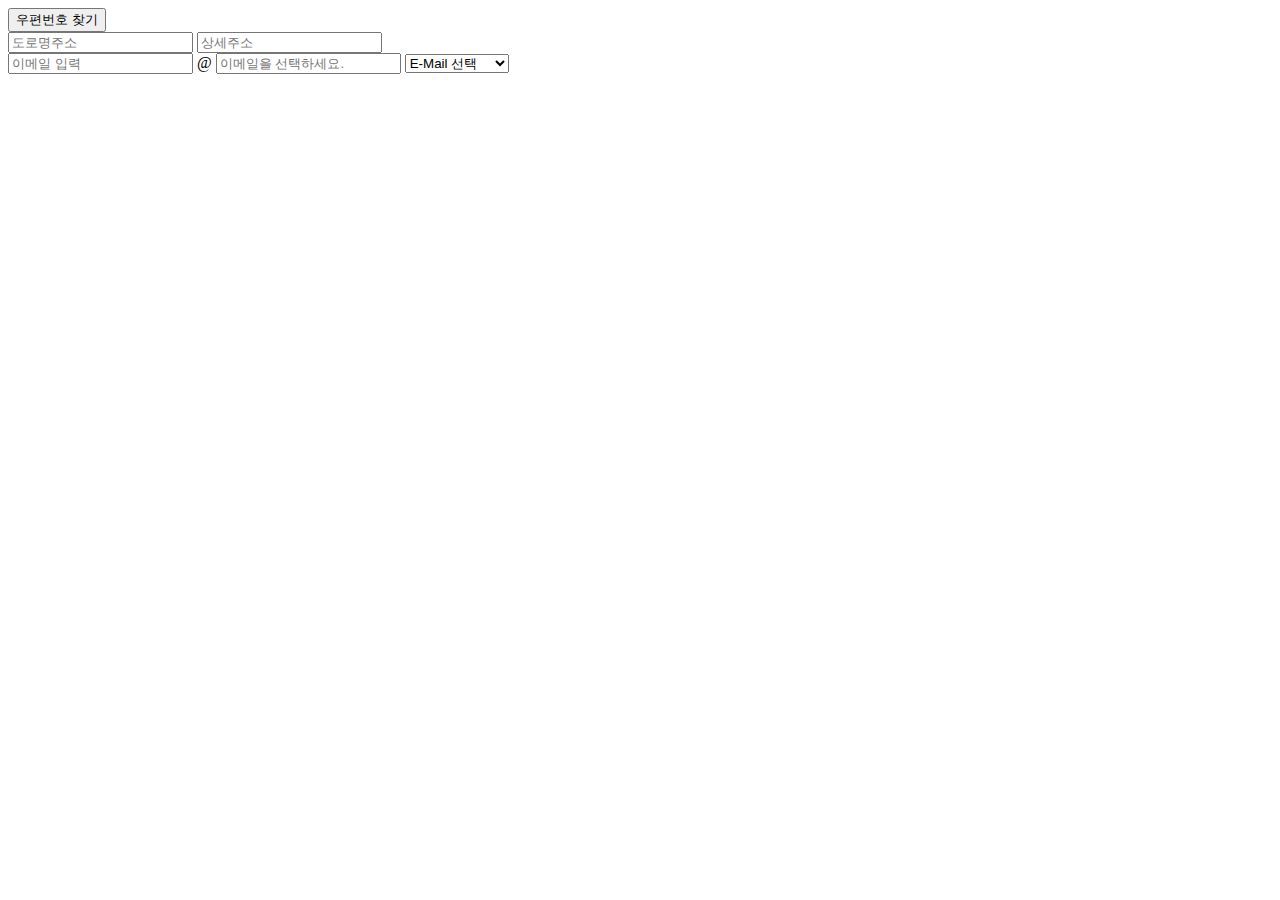
<file: address.html>
<!DOCTYPE html>
<html lang="en">
  <head>
    <meta charset="UTF-8" />
    <meta name="viewport" content="width=device-width, initial-scale=1.0" />
    <title>Document</title>
  </head>
  <input
    type="button"
    onclick="sample4_execDaumPostcode()"
    value="우편번호 찾기"
  /><br />
  <input type="text" id="sample4_roadAddress" placeholder="도로명주소" />
  <span id="guide" style="color: #999; display: none"></span>
  <input type="text" id="sample4_detailAddress" placeholder="상세주소" />

  <script src="https://t1.daumcdn.net/mapjsapi/bundle/postcode/prod/postcode.v2.js"></script>
  <script>
    //본 예제에서는 도로명 주소 표기 방식에 대한 법령에 따라, 내려오는 데이터를 조합하여 올바른 주소를 구성하는 방법을 설명합니다.
    function sample4_execDaumPostcode() {
      new daum.Postcode({
        oncomplete: function (data) {
          // 팝업에서 검색결과 항목을 클릭했을때 실행할 코드를 작성하는 부분.

          // 도로명 주소의 노출 규칙에 따라 주소를 표시한다.
          // 내려오는 변수가 값이 없는 경우엔 공백('')값을 가지므로, 이를 참고하여 분기 한다.
          var roadAddr = data.roadAddress; // 도로명 주소 변수
          var extraRoadAddr = ""; // 참고 항목 변수

          // 법정동명이 있을 경우 추가한다. (법정리는 제외)
          // 법정동의 경우 마지막 문자가 "동/로/가"로 끝난다.
          if (data.bname !== "" && /[동|로|가]$/g.test(data.bname)) {
            extraRoadAddr += data.bname;
          }
          // 건물명이 있고, 공동주택일 경우 추가한다.
          if (data.buildingName !== "" && data.apartment === "Y") {
            extraRoadAddr +=
              extraRoadAddr !== ""
                ? ", " + data.buildingName
                : data.buildingName;
          }
          // 표시할 참고항목이 있을 경우, 괄호까지 추가한 최종 문자열을 만든다.
          if (extraRoadAddr !== "") {
            extraRoadAddr = " (" + extraRoadAddr + ")";
          }

          // 우편번호와 주소 정보를 해당 필드에 넣는다.
          document.getElementById("sample4_roadAddress").value = roadAddr;

          // 참고항목 문자열이 있을 경우 해당 필드에 넣는다.

          var guideTextBox = document.getElementById("guide");
          // 사용자가 '선택 안함'을 클릭한 경우, 예상 주소라는 표시를 해준다.
          if (data.autoRoadAddress) {
            var expRoadAddr = data.autoRoadAddress + extraRoadAddr;
            guideTextBox.innerHTML = "(예상 도로명 주소 : " + expRoadAddr + ")";
            guideTextBox.style.display = "block";
          } else if (data.autoJibunAddress) {
            var expJibunAddr = data.autoJibunAddress;
            guideTextBox.innerHTML = "(예상 지번 주소 : " + expJibunAddr + ")";
            guideTextBox.style.display = "block";
          } else {
            guideTextBox.innerHTML = "";
            guideTextBox.style.display = "none";
          }
        },
      }).open();
    }
  </script>
  <script src="js/jquery-3.5.1.min.js"></script>
  <script>
    // $(function () {
    //   $("#select").change(function () {
    //     if ($("#select").val() == "directly") {
    //       $("#textEmail").attr("disabled", false);
    //       $("#textEmail").val("");
    //       $("#textEmail").focus();
    //     } else {
    //       $("#textEmail").val($("#select").val());
    //       $("#textEmail").attr("disabled", true);
    //     }
    //   });
    // });
  </script>
  <body>
    <div>
      <input type="text" id="emailId" value="" placeholder="이메일 입력" />
      <span>@</span>
      <input id="textEmail" placeholder="이메일을 선택하세요." />
      <select id="select">
        <option value="" disabled selected>E-Mail 선택</option>
        <option value="naver.com" id="naver.com">naver.com</option>
        <option value="hanmail.net" id="hanmail.net">hanmail.net</option>
        <option value="gmail.com" id="gmail.com">gmail.com</option>
        <option value="nate.com" id="nate.com">nate.com</option>
        <option value="directly" id="textEmail">직접 입력하기</option>
      </select>
    </div>
    <script>
      console.log(12);
      const select = document.querySelector("#select");
      const emailPrint = document.querySelector("#textEmail");
      select.addEventListener("change", function (e) {
        const selectedIndex = this.selectedIndex;
        const selectedValue = select.options[selectedIndex].value;
        if (selectedValue === "directly") {
          console.log(selectedValue, "directly");
          emailPrint.removeAttribute("disabled");
          emailPrint.value = "";
          console.log(emailPrint.getAttribute("disabled"));
        } else {
          emailPrint.value = selectedValue;
          emailPrint.setAttribute("disabled", true);
          console.log(emailPrint.getAttribute("disabled"));
        }
      });
    </script>
  </body>
</html>
</file>
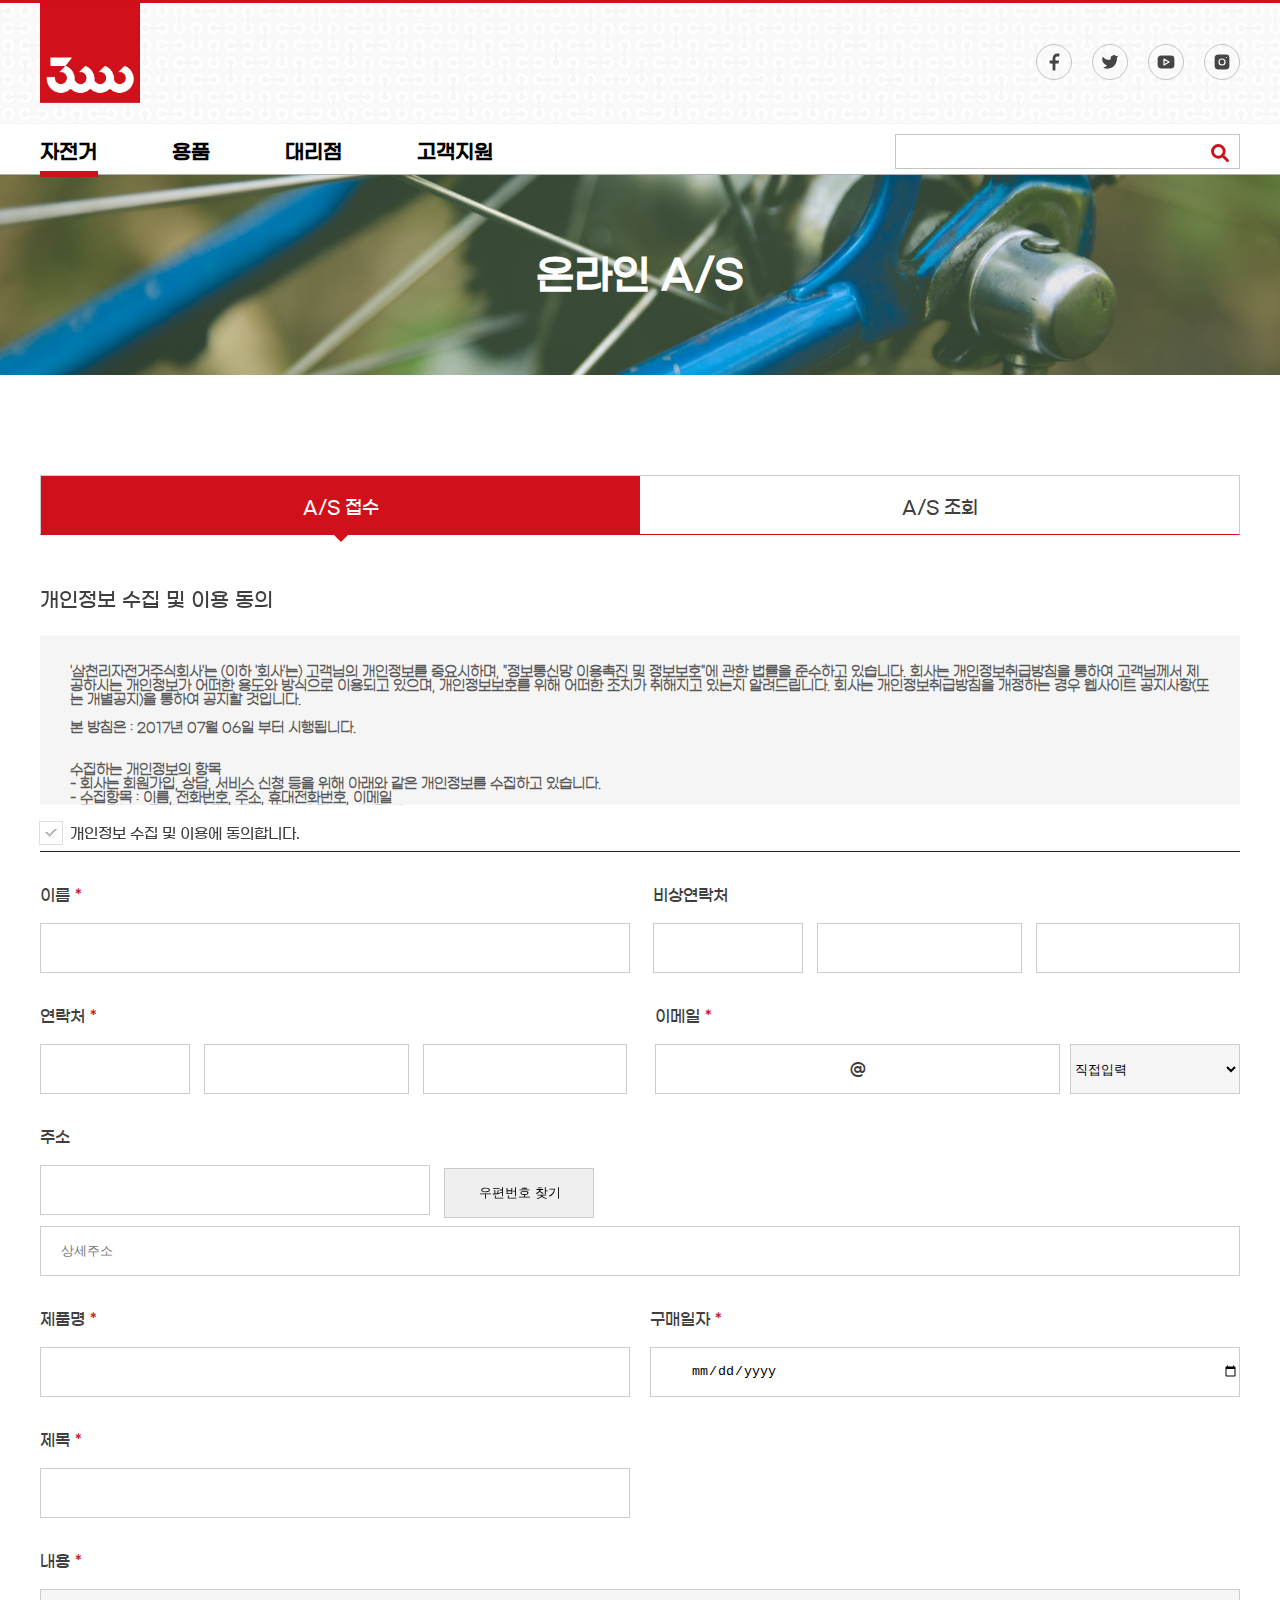
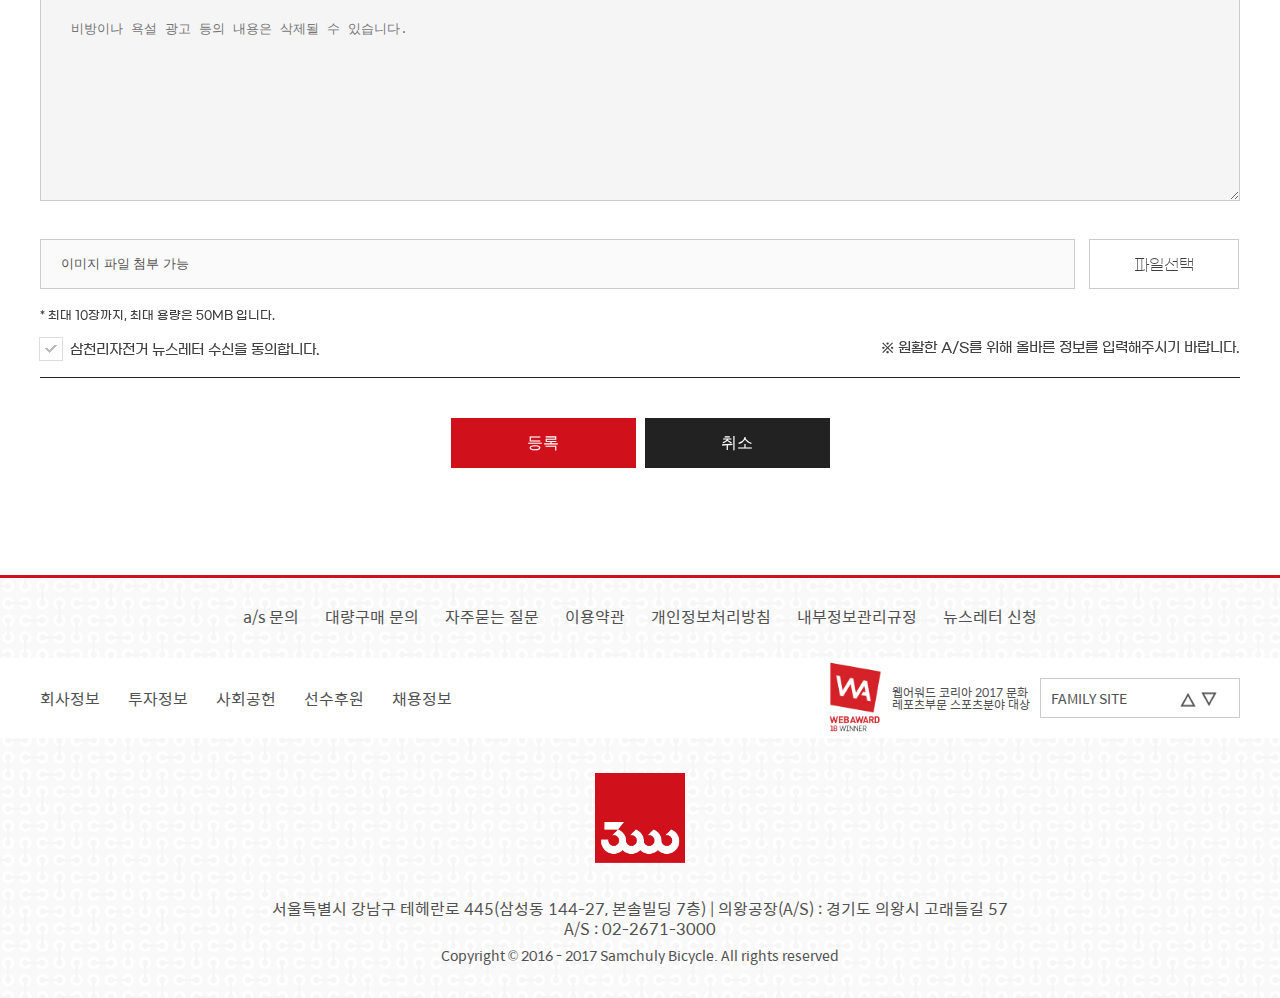
<file: as.html>
<!DOCTYPE html>
<html lang="ko">
  <head>
    <meta charset="UTF-8" />
    <meta name="viewport" content="width=device-width, initial-scale=1.0" />
    <title>삼천리 자전거</title>
    <link rel="stylesheet" href="css/styles.css" />
    <link rel="shortcut icon" href="images/lst_search_logo.ico" />
  </head>
  <body>
    <header class="header">
      <div class="header__top">
        <h1 class="logo">
          <a href="index.html"><img src="images/logo.png" alt="" /></a>
        </h1>
        <ul class="sns__icon icon__list">
          <li class="icon__item">
            <a href="#">
              <svg
                xmlns="http://www.w3.org/2000/svg"
                class="icon icon-tabler icon-tabler-brand-facebook"
                width="30"
                height="30"
                viewBox="0 0 24 24"
                stroke-width="1.2"
                stroke="#FFFFFF"
                fill="#454545"
                stroke-linecap="round"
                stroke-linejoin="round"
              >
                <path stroke="none" d="M0 0h24v24H0z" fill="none" />
                <path
                  d="M7 10v4h3v7h4v-7h3l1 -4h-4v-2a1 1 0 0 1 1 -1h3v-4h-3a5 5 0 0 0 -5 5v2h-3"
                />
              </svg>
            </a>
          </li>
          <li class="icon__item">
            <a href="#">
              <svg
                xmlns="http://www.w3.org/2000/svg"
                class="icon icon-tabler icon-tabler-brand-twitter"
                width="30"
                height="30"
                viewBox="0 0 24 24"
                stroke-width="1.2"
                stroke="#FFFFFF"
                fill="#454545"
                stroke-linecap="round"
                stroke-linejoin="round"
              >
                <path stroke="none" d="M0 0h24v24H0z" fill="none" />
                <path
                  d="M22 4.01c-1 .49-1.98.689-3 .99-1.121-1.265-2.783-1.335-4.38-.737S11.977 6.323 12 8v1c-3.245.083-6.135-1.395-8-4 0 0-4.182 7.433 4 11-1.872 1.247-3.739 2.088-6 2 3.308 1.803 6.913 2.423 10.034 1.517 3.58-1.04 6.522-3.723 7.651-7.742a13.84 13.84 0 0 0 .497 -3.753C20.18 7.773 21.692 5.25 22 4.009z"
                />
              </svg>
            </a>
          </li>
          <li class="icon__item">
            <a href="#">
              <svg
                xmlns="http://www.w3.org/2000/svg"
                class="icon icon-tabler icon-tabler-brand-youtube"
                width="30"
                height="30"
                viewBox="0 0 24 24"
                stroke-width="1.2"
                stroke="#FFFFFF"
                fill="#454545"
                stroke-linecap="round"
                stroke-linejoin="round"
              >
                <path stroke="none" d="M0 0h24v24H0z" fill="none" />
                <rect x="3" y="5" width="18" height="14" rx="4" />
                <path d="M10 9l5 3l-5 3z" />
              </svg>
            </a>
          </li>
          <li class="icon__item">
            <a href="#">
              <svg
                xmlns="http://www.w3.org/2000/svg"
                class="icon icon-tabler icon-tabler-brand-instagram"
                width="30"
                height="30"
                viewBox="0 0 24 24"
                stroke-width="1.2"
                stroke="#FFFFFF"
                fill="#454545"
                stroke-linecap="round"
                stroke-linejoin="round"
              >
                <path stroke="none" d="M0 0h24v24H0z" fill="none" />
                <rect x="4" y="4" width="16" height="16" rx="4" />
                <circle cx="12" cy="12" r="3" />
                <line x1="16.5" y1="7.5" x2="16.5" y2="7.501" />
              </svg>
            </a>
          </li>
        </ul>
      </div>
      <nav class="menu__wrapper">
        <div class="menu">
          <ul class="menu__list">
            <li class="menu__item">
              <a href="#">자전거</a>
              <ul class="menu__list-inner">
                <li class="menu__item-inner">
                  <p class="item-color">
                    <a href="#">스포츠</a>
                    <span></span>
                  </p>
                  <p>
                    <a href="#"> 산악 자전거 </a>
                  </p>
                  <p>
                    <a href="#"> 로드 바이크 </a>
                  </p>
                </li>
                <li class="menu__item-inner">
                  <p class="item-color">
                    <a href="#">라이프 스타일</a>
                    <span></span>
                  </p>
                  <p>
                    <a href="#"> 하이브리드 </a>
                  </p>
                  <p>
                    <a href="#"> 픽시 </a>
                  </p>
                  <p>
                    <a href="#"> 미니벨로 </a>
                  </p>
                  <p>
                    <a href="#"> 접이식 </a>
                  </p>
                  <p>
                    <a href="#"> 시티 </a>
                  </p>
                </li>
                <li class="menu__item-inner">
                  <p class="item-color">
                    <a href="#">연령별</a>
                    <span></span>
                  </p>
                  <p>
                    <a href="#"> 키즈 </a>
                  </p>
                  <p>
                    <a href="#"> 청소년 </a>
                  </p>
                  <p>
                    <a href="#"> 성인 </a>
                  </p>
                  <p>
                    <a href="#"> 노인 </a>
                  </p>
                </li>
                <li class="menu__item-inner">
                  <p class="item-color">
                    <a href="#">친환경</a>
                    <span></span>
                  </p>
                  <p>
                    <a href="#"> 전기 자전거 </a>
                  </p>
                  <p>
                    <a href="#"> 전동 킥보드 </a>
                  </p>
                </li>
              </ul>
            </li>
            <li class="menu__item">
              <a href="#">용품</a>
              <ul class="menu__list-inner">
                <li class="menu__item-inner">
                  <p class="item-color">
                    <a href="#">라이더 착용</a>
                    <span></span>
                  </p>
                  <p>
                    <a href="#">멀티프</a>
                  </p>
                </li>
                <li class="menu__item-inner">
                  <p class="item-color">
                    <a href="#">자전거 장착</a>
                    <span></span>
                  </p>
                  <p>
                    <a href="#">가방</a>
                  </p>
                  <p>
                    <a href="#">라이트</a>
                  </p>
                  <p>
                    <a href="#">거치대</a>
                  </p>
                  <p>
                    <a href="#">벨</a>
                  </p>
                  <p>
                    <a href="#">유아시트</a>
                  </p>
                  <p>
                    <a href="#">거울</a>
                  </p>
                </li>
                <li class="menu__item-inner">
                  <p class="item-color">
                    <a href="#">유지 · 관리</a>
                  </p>
                  <p>
                    <a href="#">펌프</a>
                  </p>
                  <p>
                    <a href="#">기타</a>
                  </p>
                </li>
              </ul>
            </li>
            <li class="menu__item">
              <a href="map.html">대리점</a>
              <ul class="menu__list-inner">
                <li class="menu__item-inner">
                  <p class="item-color">
                    <a href="#">대리점 찾기</a>
                    <span></span>
                  </p>
                </li>
                <li class="menu__item-inner">
                  <p class="item-color">
                    <a href="#">온라인 구매</a>
                    <span></span>
                  </p>
                </li>
                <li class="menu__item-inner">
                  <p class="item-color">
                    <a href="#">대량 구매</a>
                  </p>
                </li>
              </ul>
            </li>
            <li class="menu__item">
              <a href="#">고객지원</a>
              <ul class="menu__list-inner">
                <li class="menu__item-inner">
                  <p class="item-color">
                    <a href="#">자주 묻는 질문</a>
                    <span></span>
                  </p>
                </li>
                <li class="menu__item-inner">
                  <p class="item-color">
                    <a href="#">온라인 A/S</a>
                    <span></span>
                  </p>
                  <p>
                    <a href="#">A/S 접수</a>
                  </p>
                  <p>
                    <a href="#">A/S 조회</a>
                  </p>
                </li>
                <li class="menu__item-inner">
                  <p class="item-color">
                    <a href="#">정품 등록</a>
                    <span></span>
                  </p>
                  <p>
                    <a href="#">정품 등록</a>
                  </p>
                  <p>
                    <a href="#">정품 등록 조회</a>
                  </p>
                </li>
                <li class="menu__item-inner">
                  <p class="item-color">
                    <a href="#">제품 설명서</a>
                    <span></span>
                  </p>
                </li>
                <li class="menu__item-inner">
                  <p class="item-color">
                    <a href="#">지난 제품보기</a>
                  </p>
                </li>
              </ul>
            </li>
            <!-- <li class="menu__item">
              <a href="#">뉴스</a>
            </li> -->
            <span class="menu__bar"></span>
          </ul>
          <div class="search">
            <input type="text" class="search__input" />
            <div class="search__icon">
              <svg
                xmlns="http://www.w3.org/2000/svg"
                class="icon icon-tabler icon-tabler-search"
                width="20"
                height="20"
                viewBox="0 0 24 24"
                stroke-width="3.5"
                stroke="#d0101b"
                fill="none"
                stroke-linecap="round"
                stroke-linejoin="round"
              >
                <path stroke="none" d="M0 0h24v24H0z" fill="none" />
                <circle cx="10" cy="10" r="7" />
                <line x1="21" y1="21" x2="15" y2="15" />
              </svg>
            </div>
          </div>
        </div>
        <div class="menu__list-bg"></div>
      </nav>
    </header>
    <main class="as">
      <div class="as__container">
        <h2 class="as__title">온라인 A/S</h2>
        <ul class="as__list">
          <li class="as__item">
            <input type="radio" id="as__make" name="after_service" checked />
            <label for="as__make">A/S 접수</label>
            <form class="as__form">
              <fieldset class="make__agreement">
                <legend class="agreement__title">
                  개인정보 수집 및 이용 동의
                </legend>
                <div class="agreement__box">
                  <p class="agreement__content">
                    '삼천리자전거주식회사'는 (이하 '회사'는) 고객님의 개인정보를
                    중요시하며, "정보통신망 이용촉진 및 정보보호"에 관한 법률을
                    준수하고 있습니다. 회사는 개인정보취급방침을 통하여
                    고객님께서 제공하시는 개인정보가 어떠한 용도와 방식으로
                    이용되고 있으며, 개인정보보호를 위해 어떠한 조치가 취해지고
                    있는지 알려드립니다. 회사는 개인정보취급방침을 개정하는 경우
                    웹사이트 공지사항(또는 개별공지)을 통하여 공지할
                    것입니다.<br />
                    <br />
                    본 방침은 : 2017년 07월 06일 부터 시행됩니다.<br />
                    <br />
                    <br />
                    수집하는 개인정보의 항목<br />
                    - 회사는 회원가입, 상담, 서비스 신청 등을 위해 아래와 같은
                    개인정보를 수집하고 있습니다.<br />
                    - 수집항목 : 이름, 전화번호, 주소, 휴대전화번호, 이메일<br />
                    - 개인정보 수집방법 : 홈페이지(1:1문의, 온라인 A/S접수)<br />
                    <br />
                    개인정보의 수집 및 이용목적<br />
                    회사는 수집한 개인정보를 다음의 목적을 위해 활용합니다.<br />
                    - 서비스 제공에 관한 계약 이행 및 서비스 제공에 따른
                    요금정산 콘텐츠 제공<br />
                    - 마케팅 및 광고에 활용: 신규 서비스(제품) 개발 및 특화,
                    이벤트 등 광고성 정보 전달, 인구통계학적 특성에 따른 서비스
                    제공 및 광고 게재<br />
                    <br />
                    개인정보의 보유 및 이용기간<br />
                    회사는 법령에 따른 개인정보 보유 및 이용기간 또는
                    정보주체로부터 개인정보를 수집 시에 동의 받은 개인정보 보유
                    및 이용기간 내에서 개인정보를 처리, 보유합니다. 다만, 다음의
                    사유에 해당하는 경우에는 해당 사유 종료시까지<br />
                    - 관계 법령 위반에 따른 수사, 조사 등이 진행 중인 경우에는
                    해당 수사, 조사 종료시까지<br />
                    - 홈페이지 이용에 따른 채권, 채무관계 잔존시에는 해당 채권,
                    채무관계 정산시까지
                  </p>
                </div>
                <input type="checkbox" id="agreement-check" class="change-label"  />
                <label for="agreement-check"
                  >개인정보 수집 및 이용에 동의합니다.</label
                >
              </fieldset>
              <fieldset class="make__info">
                <ul class="info__list">
                  <li class="info__item">
                    <label for="name">이름<span>*</span></label>
                    <input type="text" id="name" required />
                  </li>
                  <li class="info__item item-right">
                    <label>비상연락처</label>
                    <p class="input__container">
                      <input
                        type="text"
                        class="info__tel tel-3"
                        maxlength="3"
                      />
                      <input
                        type="text"
                        class="info__tel tel-4"
                        maxlength="4"
                      />

                      <input
                        type="text"
                        class="info__tel tel-4"
                        maxlength="4"
                      />
                    </p>
                  </li>
                  <li class="info__item">
                    <label for="call">연락처<span>*</span></label>
                    <p class="input__container">
                      <input
                        id="call"
                        type="text"
                        class="info__tel tel-3"
                        maxlength="3"
                      />
                      <input
                        type="text"
                        class="info__tel tel-4"
                        maxlength="4"
                      />

                      <input
                        type="text"
                        class="info__tel tel-4"
                        maxlength="4"
                      />
                    </p>
                  </li>
                  <li class="info__item item-right">
                    <label for="email">이메일<span>*</span></label>

                    <div class="email__content">
                      <input
                        type="text"
                        class="info__email"
                        id="email"
                        required
                      />
                      <span>@</span>
                      <input type="text" class="info__email" id="email_auto" />
                    </div>
                    <select id="email_select">
                      <option value="direct">직접입력</option>
                      <option value="naver.com">naver.com</option>
                      <option value="gmail.com">gmail.com</option>
                      <option value="daum.com">daum.com</option>
                      <option value="nate.com">nate.com</option>
                      <option value="hanmail.net">hanmail.net</option>
                    </select>
                    <script>
                      const select = document.getElementById("email_select");
                      const inputAuto = document.getElementById("email_auto");

                      function changeHandler() {
                        const optionIndex = this.selectedIndex;
                        const optionValue = this.options[optionIndex].value;
                        console.log(optionIndex, optionValue);
                        if (optionValue === "direct") {
                          inputAuto.value = "";
                          inputAuto.removeAttribute("readonly");
                          inputAuto.style.outline = "";
                        } else {
                          inputAuto.value = optionValue;
                          inputAuto.setAttribute("readonly", true);
                          inputAuto.style.outline = "none";
                        }
                      }

                      function init() {
                        select.addEventListener("change", changeHandler);
                      }
                      init();
                    </script>
                  </li>
                  <li class="info__item item-long info__address">
                    <label>주소</label>
                    <input
                      type="text"
                      id="road-address"
                      class="w-390"
                      placeholder=""
                      readonly
                    />
                    <input
                      type="button"
                      onclick="addressFind()"
                      id="find-address"
                      class="w-135"
                      value="우편번호 찾기"
                    />
                    <span id="guide" style="color: #999; display: none"></span>
                    <input
                      type="text"
                      id="detail-address"
                      class="w-1200"
                      placeholder="상세주소"
                    />

                    <script src="https://t1.daumcdn.net/mapjsapi/bundle/postcode/prod/postcode.v2.js"></script>
                    <script>
                      //본 예제에서는 도로명 주소 표기 방식에 대한 법령에 따라, 내려오는 데이터를 조합하여 올바른 주소를 구성하는 방법을 설명합니다.
                      function addressFind(e) {
                        new daum.Postcode({
                          oncomplete: function (data) {
                            // 팝업에서 검색결과 항목을 클릭했을때 실행할 코드를 작성하는 부분.

                            // 도로명 주소의 노출 규칙에 따라 주소를 표시한다.
                            // 내려오는 변수가 값이 없는 경우엔 공백('')값을 가지므로, 이를 참고하여 분기 한다.
                            var roadAddr = data.roadAddress; // 도로명 주소 변수
                            var extraRoadAddr = ""; // 참고 항목 변수

                            // 법정동명이 있을 경우 추가한다. (법정리는 제외)
                            // 법정동의 경우 마지막 문자가 "동/로/가"로 끝난다.
                            if (
                              data.bname !== "" &&
                              /[동|로|가]$/g.test(data.bname)
                            ) {
                              extraRoadAddr += data.bname;
                            }
                            // 건물명이 있고, 공동주택일 경우 추가한다.
                            if (
                              data.buildingName !== "" &&
                              data.apartment === "Y"
                            ) {
                              extraRoadAddr +=
                                extraRoadAddr !== ""
                                  ? ", " + data.buildingName
                                  : data.buildingName;
                            }
                            // 표시할 참고항목이 있을 경우, 괄호까지 추가한 최종 문자열을 만든다.
                            if (extraRoadAddr !== "") {
                              extraRoadAddr = " (" + extraRoadAddr + ")";
                            }

                            // 우편번호와 주소 정보를 해당 필드에 넣는다.
                            document.getElementById(
                              "road-address"
                            ).value = roadAddr;

                            // 참고항목 문자열이 있을 경우 해당 필드에 넣는다.

                            var guideTextBox = document.getElementById("guide");
                            // 사용자가 '선택 안함'을 클릭한 경우, 예상 주소라는 표시를 해준다.
                            if (data.autoRoadAddress) {
                              var expRoadAddr =
                                data.autoRoadAddress + extraRoadAddr;
                              guideTextBox.innerHTML =
                                "(예상 도로명 주소 : " + expRoadAddr + ")";
                              guideTextBox.style.display = "block";
                            } else if (data.autoJibunAddress) {
                              var expJibunAddr = data.autoJibunAddress;
                              guideTextBox.innerHTML =
                                "(예상 지번 주소 : " + expJibunAddr + ")";
                              guideTextBox.style.display = "block";
                            } else {
                              guideTextBox.innerHTML = "";
                              guideTextBox.style.display = "none";
                            }
                          },
                          theme: {
                            bgColor: "#C00C0C", //바탕 배경색
                            //searchBgColor: "", //검색창 배경색
                            //contentBgColor: "", //본문 배경색(검색결과,결과없음,첫화면,검색서제스트)
                            //pageBgColor: "", //페이지 배경색
                            //textColor: "", //기본 글자색
                            //queryTextColor: "", //검색창 글자색
                            //postcodeTextColor: "", //우편번호 글자색
                            emphTextColor: "#C01160", //강조 글자색
                          },
                        }).open();
                      }
                    </script>
                  </li>
                  <li class="info__item">
                    <label for="product">제품명<span>*</span></label>
                    <input type="text" id="product" required />
                  </li>
                  <li class="info__item item-right">
                    <label for="date">구매일자<span>*</span></label>
                    <input type="date" id="date" required />
                  </li>
                  <li class="info__item item-long">
                    <label for="title">제목<span>*</span></label
                    ><input type="text" id="title" required />
                  </li>
                  <li class="info__item item-long">
                    <label for="content">내용<span>*</span> </label>
                    <textarea
                      name=""
                      id="content"
                      cols="30"
                      rows="10"
                      class="content__area"
                      placeholder="비방이나 욕설 광고 등의 내용은 삭제될 수 있습니다."
                    ></textarea>
                  </li>
                  <li class="info__item item-long info__file">
                    <input
                      value="이미지 파일 첨부 가능"
                      class="file__show"
                      disabled
                    />
                    <label for="file">파일선택</label>
                    <input
                      type="file"
                      id="file"
                      class="file__hidden"
                      multiple
                    />
                    <!-- value="첨부파일은 JPG, PNG 파일만 가능" -->
                    <small>* 최대 10장까지, 최대 용량은 50MB 입니다.</small>
                  </li>
                </ul>
                <div class="agreement__newsletter">
                  <input type="checkbox" id="newsletter" class="change-label"/>
                  <label for="newsletter"
                    >삼천리자전거 뉴스레터 수신을 동의합니다.</label
                  >
                </div>
                <p class="agreement__content">
                  ※ 원활한 A/S를 위해 올바른 정보를 입력해주시기 바랍니다.
                </p>

                <div class="info__btn">
                  <input type="submit" value="등록" class="btn__submit" />
                  <input type="reset" value="취소" class="btn__cancle" />
                </div>
              </fieldset>
            </form>
          </li>
          <li class="as__item">
            <input type="radio" id="as__check" name="after_service" />
            <label for="as__check">A/S 조회</label>
            <form class="as__form">
              <p class="form__content">
                A/S 접수 시 입력하신 고객님의 이름과 연락처 정보를 입력하시고 조회하기 버튼을 클릭하세요.<br/> 기억나지 않으실 경우, <span>고객센터(02-2671-3000)</span>를 통해 문의주세요.
              </p>
              <div class="input__container">
                <div class="container__left">
                  <div class="name__group">

                    <label for="input__name">이름</label>
                    <input type="text" id="input__name">
                  </div>
                  <div class="call__group">

                    <label for="input__call">연락처</label>
                    <input type="text" maxlength="3" name="call__number" id="input__call">
                    <input type="text" maxlength="4"  name="call__number" >
                    <input type="text" maxlength="4"  name="call__number" >
                  </div>
                </div>
                    <label for="input__submit"> 
                      <svg
                    xmlns="http://www.w3.org/2000/svg"
                    class="icon icon-tabler icon-tabler-search"
                    width="20"
                    height="20"
                    viewBox="0 0 24 24"
                    stroke-width="2.5"
                    stroke="#d0101b"
                    fill="none"
                    stroke-linecap="round"
                    stroke-linejoin="round"
                  >
                    <path stroke="none" d="M0 0h24v24H0z" fill="none" />
                    <circle cx="10" cy="10" r="7" />
                    <line x1="21" y1="21" x2="15" y2="15" />
                  </svg>
                <p>조회하기</p>
                    </label>
                    <input type="submit" id="input__submit"/>
              </div>
            </form>
          </li>
        </ul>
      </div>
    </main>
    <footer class="footer__container">
      <div class="footer__top">
        <ul class="top__list">
          <li class="top__item"><a href="#">a/s 문의</a></li>
          <li class="top__item"><a href="#">대량구매 문의</a></li>
          <li class="top__item"><a href="#">자주묻는 질문</a></li>
          <li class="top__item"><a href="#">이용약관</a></li>
          <li class="top__item"><a href="#">개인정보처리방침</a></li>
          <li class="top__item"><a href="#">내부정보관리규정</a></li>
          <li class="top__item"><a href="#">뉴스레터 신청</a></li>
        </ul>
      </div>
      <div class="footer__mid">
        <div class="mid__wrapper">
          <div class="mid__menu">
            <ul class="mid__list">
              <li class="mid__item"><a href="#">회사정보</a></li>
              <li class="mid__item"><a href="#">투자정보</a></li>
              <li class="mid__item"><a href="#">사회공헌</a></li>
              <li class="mid__item"><a href="#">선수후원</a></li>
              <li class="mid__item"><a href="#">채용정보</a></li>
            </ul>
            <ul class="mid__list">
              <li class="mid__item">
                <img
                  src="images/logo-footer.png"
                  alt=""
                  class="footer__logo-wa"
                />
              </li>
              <li class="mid__item">
                <p class="logo__title">
                  웹어워드 코리아 2017 문화<br />레포츠부문 스포츠분야 대상
                </p>
              </li>
              <li class="mid__item item__family">
                FAMILY SITE
                <!-- <svg
                  xmlns="http://www.w3.org/2000/svg"
                  class="icon icon-tabler icon-tabler-triangle"
                  width="12"
                  height="15"
                  viewBox="0 0 24 24"
                  stroke-width="1.5"
                  stroke="#515151"
                  fill="none"
                  stroke-linecap=""
                  stroke-linejoin=""
                > -->
                <img src="images/triangle-btn.png" alt="" />
                <path stroke="none" d="M0 0h24v24H0z" fill="none" />
                <path
                  d="M5 19h14a2 2 0 0 0 1.84 -2.75l-7.1 -12.25a2 2 0 0 0 -3.5 0l-7.1 12.25a2 2 0 0 0 1.75 2.75"
                />
              </li>
            </ul>
          </div>
        </div>
      </div>
      <div class="footer__logo"><img src="images/logo.png" alt="" /></div>
      <div class="footer__bottom">
        서울특별시 강남구 테헤란로 445(삼성동 144-27, 본솔빌딩 7층) |
        의왕공장(A/S) : 경기도 의왕시 고래들길 57
        <br />
        A/S : 02-2671-3000
        <br />
        <p>Copyright © 2016 - 2017 Samchuly Bicycle. All rights reserved</p>
      </div>
    </footer>
    <script src="js/jquery-3.5.1.min.js"></script>
    <script src="js/header.js"></script>
    <script src="js/as.js"></script>
  </body>
</html>
</file>
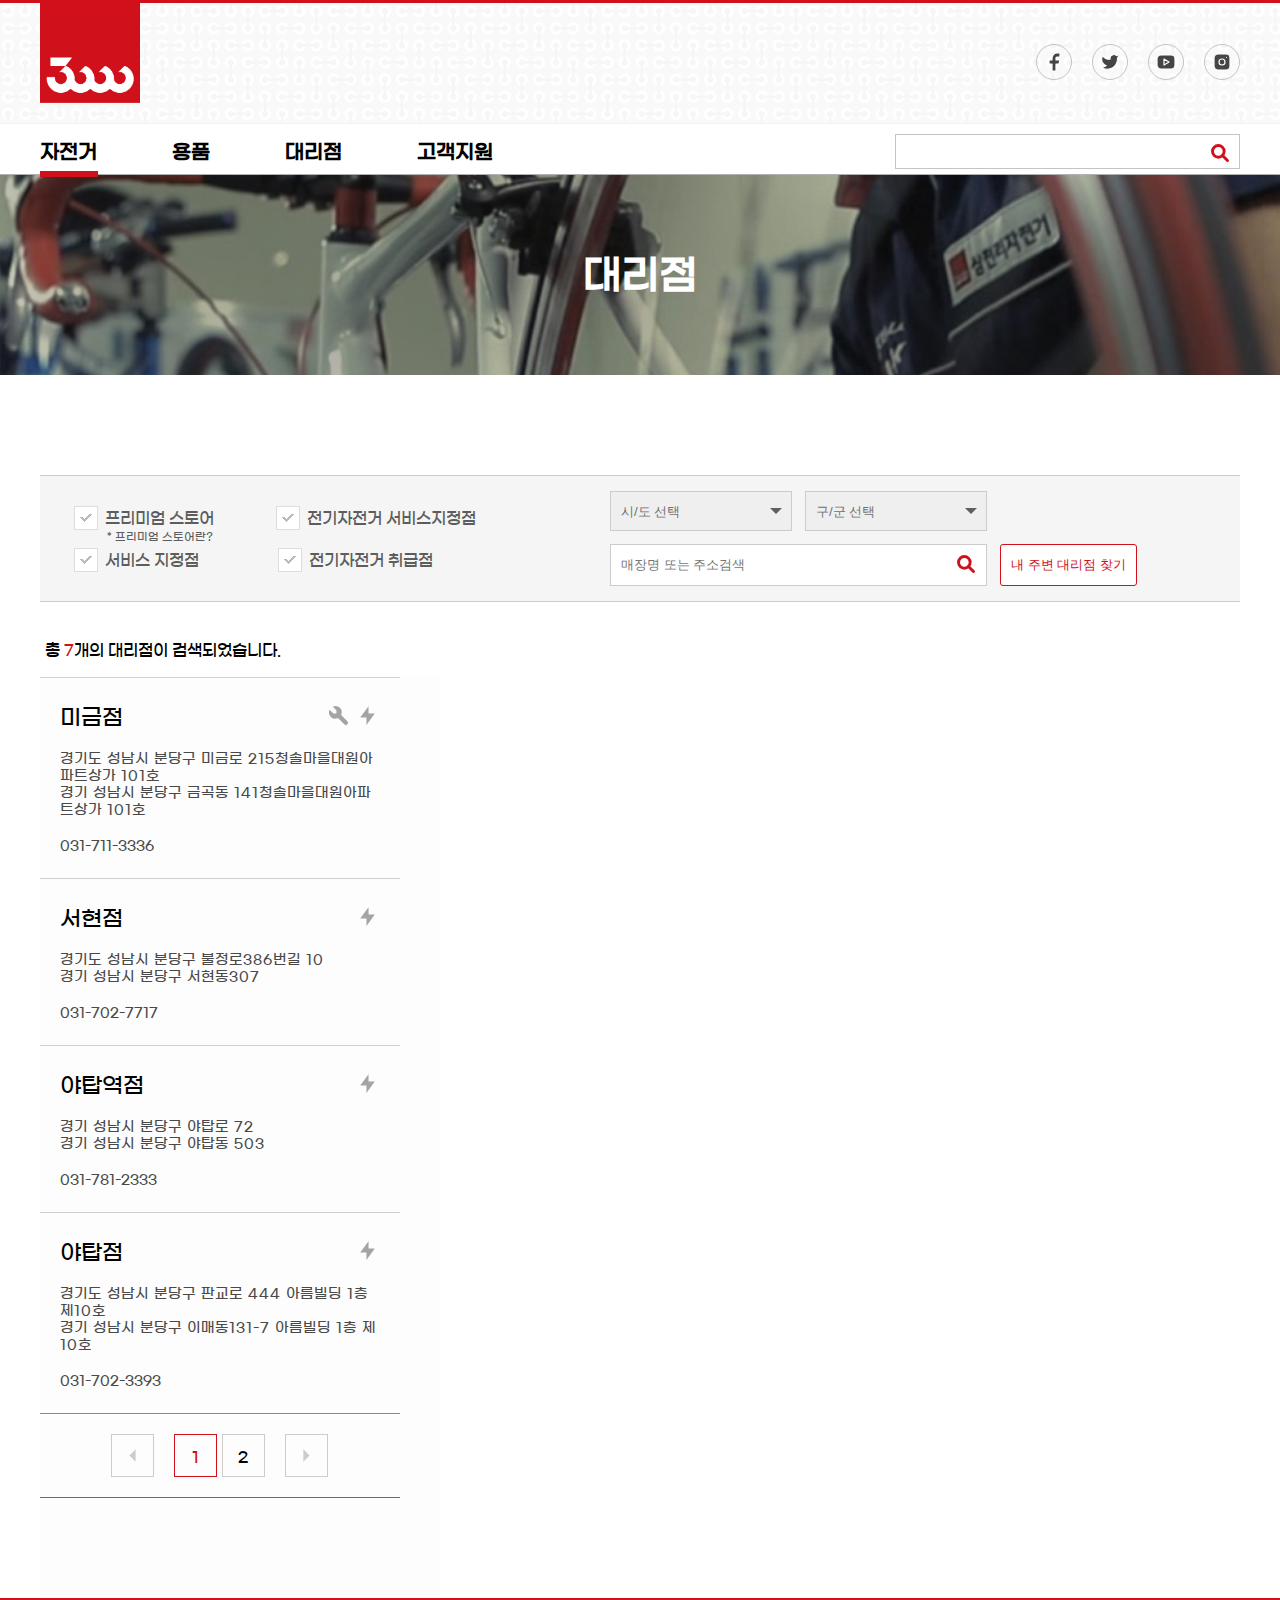
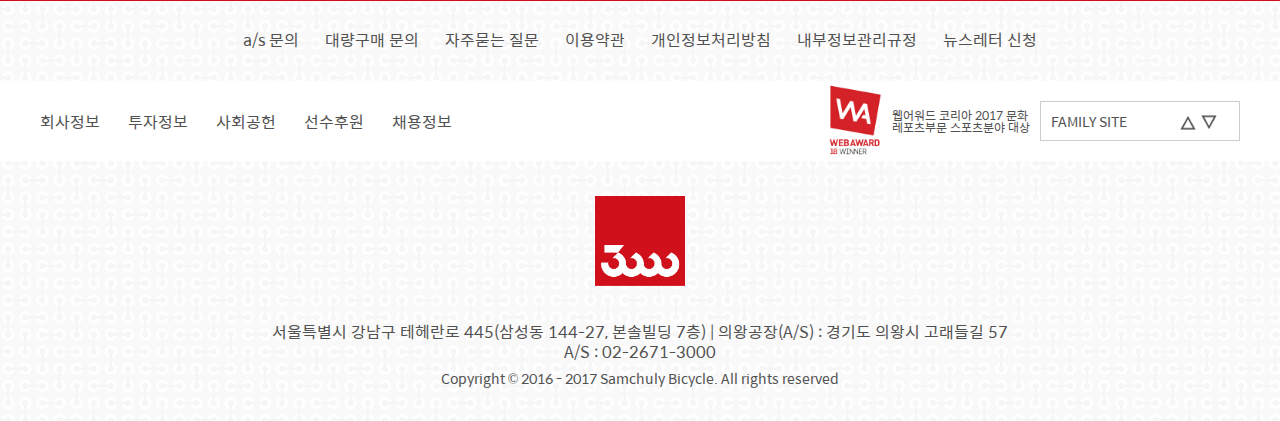
<file: map.html>
<!DOCTYPE html>
<html lang="ko">
  <head>
    <meta charset="UTF-8" />
    <meta name="viewport" content="width=device-width, initial-scale=1.0" />
    <title>삼천리 자전거</title>
    <link rel="stylesheet" href="css/styles.css" />
    <link rel="shortcut icon" href="images/lst_search_logo.ico" />
    <style>
    </style>
  </head>
  <body>
    <header class="header">
      <div class="header__top">
        <h1 class="logo">
          <a href="index.html"><img src="images/logo.png" alt="" /></a>
        </h1>
        <ul class="sns__icon icon__list">
          <li class="icon__item">
            <a href="#">
              <svg
                xmlns="http://www.w3.org/2000/svg"
                class="icon icon-tabler icon-tabler-brand-facebook"
                width="30"
                height="30"
                viewBox="0 0 24 24"
                stroke-width="1.2"
                stroke="#FFFFFF"
                fill="#454545"
                stroke-linecap="round"
                stroke-linejoin="round"
              >
                <path stroke="none" d="M0 0h24v24H0z" fill="none" />
                <path
                  d="M7 10v4h3v7h4v-7h3l1 -4h-4v-2a1 1 0 0 1 1 -1h3v-4h-3a5 5 0 0 0 -5 5v2h-3"
                />
              </svg>
            </a>
          </li>
          <li class="icon__item">
            <a href="#">
              <svg
                xmlns="http://www.w3.org/2000/svg"
                class="icon icon-tabler icon-tabler-brand-twitter"
                width="30"
                height="30"
                viewBox="0 0 24 24"
                stroke-width="1.2"
                stroke="#FFFFFF"
                fill="#454545"
                stroke-linecap="round"
                stroke-linejoin="round"
              >
                <path stroke="none" d="M0 0h24v24H0z" fill="none" />
                <path
                  d="M22 4.01c-1 .49-1.98.689-3 .99-1.121-1.265-2.783-1.335-4.38-.737S11.977 6.323 12 8v1c-3.245.083-6.135-1.395-8-4 0 0-4.182 7.433 4 11-1.872 1.247-3.739 2.088-6 2 3.308 1.803 6.913 2.423 10.034 1.517 3.58-1.04 6.522-3.723 7.651-7.742a13.84 13.84 0 0 0 .497 -3.753C20.18 7.773 21.692 5.25 22 4.009z"
                />
              </svg>
            </a>
          </li>
          <li class="icon__item">
            <a href="#">
              <svg
                xmlns="http://www.w3.org/2000/svg"
                class="icon icon-tabler icon-tabler-brand-youtube"
                width="30"
                height="30"
                viewBox="0 0 24 24"
                stroke-width="1.2"
                stroke="#FFFFFF"
                fill="#454545"
                stroke-linecap="round"
                stroke-linejoin="round"
              >
                <path stroke="none" d="M0 0h24v24H0z" fill="none" />
                <rect x="3" y="5" width="18" height="14" rx="4" />
                <path d="M10 9l5 3l-5 3z" />
              </svg>
            </a>
          </li>
          <li class="icon__item">
            <a href="#">
              <svg
                xmlns="http://www.w3.org/2000/svg"
                class="icon icon-tabler icon-tabler-brand-instagram"
                width="30"
                height="30"
                viewBox="0 0 24 24"
                stroke-width="1.2"
                stroke="#FFFFFF"
                fill="#454545"
                stroke-linecap="round"
                stroke-linejoin="round"
              >
                <path stroke="none" d="M0 0h24v24H0z" fill="none" />
                <rect x="4" y="4" width="16" height="16" rx="4" />
                <circle cx="12" cy="12" r="3" />
                <line x1="16.5" y1="7.5" x2="16.5" y2="7.501" />
              </svg>
            </a>
          </li>
        </ul>
      </div>
      <nav class="menu__wrapper">
        <div class="menu">
          <ul class="menu__list">
            <li class="menu__item">
              <a href="#">자전거</a>
              <ul class="menu__list-inner">
                <li class="menu__item-inner">
                  <p class="item-color">
                    <a href="#">스포츠</a>
                    <span></span>
                  </p>
                  <p>
                    <a href="#"> 산악 자전거 </a>
                  </p>
                  <p>
                    <a href="#"> 로드 바이크 </a>
                  </p>
                </li>
                <li class="menu__item-inner">
                  <p class="item-color">
                    <a href="#">라이프 스타일</a>
                    <span></span>
                  </p>
                  <p>
                    <a href="#"> 하이브리드 </a>
                  </p>
                  <p>
                    <a href="#"> 픽시 </a>
                  </p>
                  <p>
                    <a href="#"> 미니벨로 </a>
                  </p>
                  <p>
                    <a href="#"> 접이식 </a>
                  </p>
                  <p>
                    <a href="#"> 시티 </a>
                  </p>
                </li>
                <li class="menu__item-inner">
                  <p class="item-color">
                    <a href="#">연령별</a>
                    <span></span>
                  </p>
                  <p>
                    <a href="#"> 키즈 </a>
                  </p>
                  <p>
                    <a href="#"> 청소년 </a>
                  </p>
                  <p>
                    <a href="#"> 성인 </a>
                  </p>
                  <p>
                    <a href="#"> 노인 </a>
                  </p>
                </li>
                <li class="menu__item-inner">
                  <p class="item-color">
                    <a href="#">친환경</a>
                    <span></span>
                  </p>
                  <p>
                    <a href="#"> 전기 자전거 </a>
                  </p>
                  <p>
                    <a href="#"> 전동 킥보드 </a>
                  </p>
                </li>
              </ul>
            </li>
            <li class="menu__item">
              <a href="#">용품</a>
              <ul class="menu__list-inner">
                <li class="menu__item-inner">
                  <p class="item-color">
                    <a href="#">라이더 착용</a>
                    <span></span>
                  </p>
                  <p>
                    <a href="#">멀티프</a>
                  </p>
                </li>
                <li class="menu__item-inner">
                  <p class="item-color">
                    <a href="#">자전거 장착</a>
                    <span></span>
                  </p>
                  <p>
                    <a href="#">가방</a>
                  </p>
                  <p>
                    <a href="#">라이트</a>
                  </p>
                  <p>
                    <a href="#">거치대</a>
                  </p>
                  <p>
                    <a href="#">벨</a>
                  </p>
                  <p>
                    <a href="#">유아시트</a>
                  </p>
                  <p>
                    <a href="#">거울</a>
                  </p>
                </li>
                <li class="menu__item-inner">
                  <p class="item-color">
                    <a href="#">유지 · 관리</a>
                  </p>
                  <p>
                    <a href="#">펌프</a>
                  </p>
                  <p>
                    <a href="#">기타</a>
                  </p>
                </li>
              </ul>
            </li>
            <li class="menu__item">
              <a href="#">대리점</a>
              <ul class="menu__list-inner">
                <li class="menu__item-inner">
                  <p class="item-color">
                    <a href="#">대리점 찾기</a>
                    <span></span>
                  </p>
                </li>
                <li class="menu__item-inner">
                  <p class="item-color">
                    <a href="#">온라인 구매</a>
                    <span></span>
                  </p>
                </li>
                <li class="menu__item-inner">
                  <p class="item-color">
                    <a href="#">대량 구매</a>
                  </p>
                </li>
              </ul>
            </li>
            <li class="menu__item">
              <a href="#">고객지원</a>
              <ul class="menu__list-inner">
                <li class="menu__item-inner">
                  <p class="item-color">
                    <a href="#">자주 묻는 질문</a>
                    <span></span>
                  </p>
                </li>
                <li class="menu__item-inner">
                  <p class="item-color">
                    <a href="#">온라인 A/S</a>
                    <span></span>
                  </p>
                  <p>
                    <a href="#">A/S 접수</a>
                  </p>
                  <p>
                    <a href="#">A/S 조회</a>
                  </p>
                </li>
                <li class="menu__item-inner">
                  <p class="item-color">
                    <a href="#">정품 등록</a>
                    <span></span>
                  </p>
                  <p>
                    <a href="#">정품 등록</a>
                  </p>
                  <p>
                    <a href="#">정품 등록 조회</a>
                  </p>
                </li>
                <li class="menu__item-inner">
                  <p class="item-color">
                    <a href="#">제품 설명서</a>
                    <span></span>
                  </p>
                </li>
                <li class="menu__item-inner">
                  <p class="item-color">
                    <a href="#">지난 제품보기</a>
                  </p>
                </li>
              </ul>
            </li>
            <!-- <li class="menu__item">
              <a href="#">뉴스</a>
            </li> -->
            <span class="menu__bar"></span>
          </ul>
          <div class="search">
            <input type="text" class="search__input" />
            <div class="search__icon">
              <svg
                xmlns="http://www.w3.org/2000/svg"
                class="icon icon-tabler icon-tabler-search"
                width="20"
                height="20"
                viewBox="0 0 24 24"
                stroke-width="3.5"
                stroke="#d0101b"
                fill="none"
                stroke-linecap="round"
                stroke-linejoin="round"
              >
                <path stroke="none" d="M0 0h24v24H0z" fill="none" />
                <circle cx="10" cy="10" r="7" />
                <line x1="21" y1="21" x2="15" y2="15" />
              </svg>
            </div>
          </div>
        </div>
        <div class="menu__list-bg"></div>
      </nav>
    </header>
    <main class="store">
      <div class="store__wrapper">
        <h2 class="store__title">대리점</h2>
        <form class="store__checkbox">
          <ul class="check__list">
            <li class="check__item">
              <input type="checkbox" id="check__1" />
              <label for="check__1">프리미엄 스토어</label>
              <span class="premium__detail">* 프리미엄 스토어란?</span>
              <span class="premium__tooltip"
                >프리미엄 스토어는 다양한 제품과 우수한 정비 서비스를 제공하는
                선별된 대리점입니다.</span
              >
            </li>
            <li class="check__item">
              <input type="checkbox" id="check__2" />
              <label for="check__2">전기자전거 서비스지정점</label>
            </li>
            <li class="check__item">
              <input type="checkbox" id="check__3" />
              <label for="check__3">서비스 지정점</label>
            </li>
            <li class="check__item">
              <input type="checkbox" id="check__4" />
              <label for="check__4">전기자전거 취급점</label>
            </li>
          </ul>
          <div class="store__search">
            <select name="sido1" id="sido1"></select>
            <select name="gugun1" id="gugun1"></select>
            <div class="search__area">
              <input
                type="text"
                placeholder="매장명 또는 주소검색"
                name=""
                id="input__search"
              />
              <button class="search__btn">
                <svg
                  xmlns="http://www.w3.org/2000/svg"
                  class="icon icon-tabler icon-tabler-search"
                  width="20"
                  height="20"
                  viewBox="0 0 24 24"
                  stroke-width="3.5"
                  stroke="#d0101b"
                  fill="none"
                  stroke-linecap="round"
                  stroke-linejoin="round"
                >
                  <path stroke="none" d="M0 0h24v24H0z" fill="none" />
                  <circle cx="10" cy="10" r="7" />
                  <line x1="21" y1="21" x2="15" y2="15" />
                </svg>
              </button>
            </div>
            <button class="search__near">내 주변 대리점 찾기</button>
          </div>
        </form>
        <section class="store__print clearfix">
          <p class="print__number">
            총 <span>7</span>개의 대리점이 검색되었습니다.
          </p>
          <div class="print__wrapper">
            <ul class="store__container">
              <li class="container__item selected">
                <ul class="store__list">
                  <li class="store__item">
                    <div class="store__item-top">
                      <h3 class="store__name">미금점</h3>
                      <div class="store__icon">
                        <svg
                          xmlns="http://www.w3.org/2000/svg"
                          class="icon icon-tabler icon-tabler-tool"
                          width="60"
                          height="60"
                          viewBox="0 0 24 24"
                          stroke-width="0"
                          stroke="#F44336"
                          fill="#222222"
                          stroke-linecap="round"
                          stroke-linejoin="round"
                        >
                          <path stroke="none" d="M0 0h24v24H0z" fill="none" />
                          <path
                            d="M7 10h3v-3l-3.5 -3.5a6 6 0 0 1 8 8l6 6a2 2 0 0 1 -3 3l-6-6a6 6 0 0 1 -8 -8l3.5 3.5"
                          />
                        </svg>
                        <svg
                          xmlns="http://www.w3.org/2000/svg"
                          class="icon icon-tabler icon-tabler-bolt"
                          width="60"
                          height="60"
                          viewBox="0 0 24 24"
                          stroke-width="1.5"
                          stroke="#F44336"
                          fill="none"
                          stroke-linecap="round"
                          stroke-linejoin="round"
                        >
                          <path stroke="none" d="M0 0h24v24H0z" fill="none" />
                          <polyline
                            points="13 3 13 10 19 10 11 21 11 14 5 14 13 3"
                          />
                        </svg>
                      </div>
                    </div>
                    <div class="address__wrapper">
                      <p class="store__address">
                        경기도 성남시 분당구 미금로 215청솔마을대원아파트상가
                        101호
                      </p>
                      <p class="store__address">
                        경기 성남시 분당구 금곡동 141청솔마을대원아파트상가
                        101호
                      </p>
                    </div>
                    <p class="store__call">031-711-3336</p>
                  </li>
                  <li class="store__item">
                    <div class="store__item-top">
                      <h3 class="store__name">서현점</h3>
                      <div class="store__icon">
                        <svg
                          xmlns="http://www.w3.org/2000/svg"
                          class="icon icon-tabler icon-tabler-bolt"
                          width="60"
                          height="60"
                          viewBox="0 0 24 24"
                          stroke-width="1.5"
                          stroke="#F44336"
                          fill="none"
                          stroke-linecap="round"
                          stroke-linejoin="round"
                        >
                          <path stroke="none" d="M0 0h24v24H0z" fill="none" />
                          <polyline
                            points="13 3 13 10 19 10 11 21 11 14 5 14 13 3"
                          />
                        </svg>
                      </div>
                    </div>
                    <div class="address__wrapper">
                      <p class="store__address">
                        경기도 성남시 분당구 불정로386번길 10
                      </p>
                      <p class="store__address">경기 성남시 분당구 서현동307</p>
                    </div>
                    <p class="store__call">031-702-7717</p>
                  </li>
                  <li class="store__item">
                    <div class="store__item-top">
                      <h3 class="store__name">야탑역점</h3>
                      <div class="store__icon">
                        <svg
                          xmlns="http://www.w3.org/2000/svg"
                          class="icon icon-tabler icon-tabler-bolt"
                          width="60"
                          height="60"
                          viewBox="0 0 24 24"
                          stroke-width="1.5"
                          stroke="#F44336"
                          fill="none"
                          stroke-linecap="round"
                          stroke-linejoin="round"
                        >
                          <path stroke="none" d="M0 0h24v24H0z" fill="none" />
                          <polyline
                            points="13 3 13 10 19 10 11 21 11 14 5 14 13 3"
                          />
                        </svg>
                      </div>
                    </div>
                    <div class="address__wrapper">
                      <p class="store__address">경기 성남시 분당구 야탑로 72</p>
                      <p class="store__address">
                        경기 성남시 분당구 야탑동 503
                      </p>
                    </div>
                    <p class="store__call">031-781-2333</p>
                  </li>
                  <li class="store__item">
                    <div class="store__item-top">
                      <h3 class="store__name">야탑점</h3>
                      <div class="store__icon">
                        <svg
                          xmlns="http://www.w3.org/2000/svg"
                          class="icon icon-tabler icon-tabler-bolt"
                          width="60"
                          height="60"
                          viewBox="0 0 24 24"
                          stroke-width="1.5"
                          stroke="#F44336"
                          fill="none"
                          stroke-linecap="round"
                          stroke-linejoin="round"
                        >
                          <path stroke="none" d="M0 0h24v24H0z" fill="none" />
                          <polyline
                            points="13 3 13 10 19 10 11 21 11 14 5 14 13 3"
                          />
                        </svg>
                      </div>
                    </div>
                    <div class="address__wrapper">
                      <p class="store__address">
                        경기도 성남시 분당구 판교로 444 아름빌딩 1층 제10호
                      </p>
                      <p class="store__address">
                        경기 성남시 분당구 이매동131-7 아름빌딩 1층 제10호
                      </p>
                    </div>
                    <p class="store__call">031-702-3393</p>
                  </li>
                </ul>
              </li>
              <li class="container__item">
                <ul class="store__list">
                  <li class="store__item">
                    <div class="store__item-top">
                      <h3 class="store__name">중탑점</h3>
                      <div class="store__icon">
                        <svg
                          xmlns="http://www.w3.org/2000/svg"
                          class="icon icon-tabler icon-tabler-bolt"
                          width="60"
                          height="60"
                          viewBox="0 0 24 24"
                          stroke-width="1.5"
                          stroke="#F44336"
                          fill="none"
                          stroke-linecap="round"
                          stroke-linejoin="round"
                        >
                          <path stroke="none" d="M0 0h24v24H0z" fill="none" />
                          <polyline
                            points="13 3 13 10 19 10 11 21 11 14 5 14 13 3"
                          />
                        </svg>
                      </div>
                    </div>
                    <div class="address__wrapper">
                      <p class="store__address">
                        경기도 성남시 분당구 장미로122번길 6
                      </p>
                      <p class="store__address">
                        경기 성남시 분당구 야탑동289-4
                      </p>
                    </div>
                    <p class="store__call">031-702-3390</p>
                  </li>
                  <li class="store__item">
                    <div class="store__item-top">
                      <h3 class="store__name">오리점</h3>
                      <div class="store__icon">
                        <svg
                          xmlns="http://www.w3.org/2000/svg"
                          class="icon icon-tabler icon-tabler-bolt"
                          width="60"
                          height="60"
                          viewBox="0 0 24 24"
                          stroke-width="1.5"
                          stroke="#F44336"
                          fill="none"
                          stroke-linecap="round"
                          stroke-linejoin="round"
                        >
                          <path stroke="none" d="M0 0h24v24H0z" fill="none" />
                          <polyline
                            points="13 3 13 10 19 10 11 21 11 14 5 14 13 3"
                          />
                        </svg>
                      </div>
                    </div>
                    <div class="address__wrapper">
                      <p class="store__address">
                        경기도 성남시 분당구 구미로 16 성우스타우스 128
                      </p>
                      <p class="store__address">
                        경기 성남시 분당구 구미동 189-1성우스타우스 128
                      </p>
                    </div>
                    <p class="store__call">031-718-3332</p>
                  </li>
                  <li class="store__item">
                    <div class="store__item-top">
                      <h3 class="store__name">이매점</h3>
                      <div class="store__icon">
                        <svg
                          xmlns="http://www.w3.org/2000/svg"
                          class="icon icon-tabler icon-tabler-bolt"
                          width="60"
                          height="60"
                          viewBox="0 0 24 24"
                          stroke-width="1.5"
                          stroke="#F44336"
                          fill="none"
                          stroke-linecap="round"
                          stroke-linejoin="round"
                        >
                          <path stroke="none" d="M0 0h24v24H0z" fill="none" />
                          <polyline
                            points="13 3 13 10 19 10 11 21 11 14 5 14 13 3"
                          />
                        </svg>
                      </div>
                    </div>
                    <div class="address__wrapper">
                      <p class="store__address">
                        경기 성남시 분당구 양현로 126
                      </p>
                      <p class="store__address">
                        경기 성남시 분당구 이매동 115-1
                      </p>
                    </div>
                    <p class="store__call">031-703-0366</p>
                  </li>
                </ul>
              </li>
            </ul>
            <div class="store__control">
              <button class="control__btn btn__prev">
                <svg
                  xmlns="http://www.w3.org/2000/svg"
                  class="icon icon-tabler icon-tabler-caret-left"
                  width="60"
                  height="60"
                  viewBox="0 0 24 24"
                  stroke-width="1.5"
                  stroke="#F44336"
                  fill="none"
                  stroke-linecap="round"
                  stroke-linejoin="round"
                >
                  <path stroke="none" d="M0 0h24v24H0z" fill="none" />
                  <path d="M18 15l-6-6l-6 6h12" transform="rotate(270 12 12)" />
                </svg>
              </button>
              <ul class="store__page">
                <li class="store__page-item clicked"><a href="#">1</a></li>
                <li class="store__page-item"><a href="#">2</a></li>
              </ul>
              <button class="control__btn btn__next">
                <svg
                  xmlns="http://www.w3.org/2000/svg"
                  class="icon icon-tabler icon-tabler-caret-right"
                  width="60"
                  height="60"
                  viewBox="0 0 24 24"
                  stroke-width="1.5"
                  stroke="#F44336"
                  fill="none"
                  stroke-linecap="round"
                  stroke-linejoin="round"
                >
                  <path stroke="none" d="M0 0h24v24H0z" fill="none" />
                  <path d="M18 15l-6-6l-6 6h12" transform="rotate(90 12 12)" />
                </svg>
              </button>
            </div>
          </div>

          <div class="print__map">
            <div id="map" style="width: 790px; height: 710px"></div>
           
          </div>
        </section>
      </div>
    </main>
    <footer class="footer__container">
      <div class="footer__top">
        <ul class="top__list">
          <li class="top__item"><a href="#">a/s 문의</a></li>
          <li class="top__item"><a href="#">대량구매 문의</a></li>
          <li class="top__item"><a href="#">자주묻는 질문</a></li>
          <li class="top__item"><a href="#">이용약관</a></li>
          <li class="top__item"><a href="#">개인정보처리방침</a></li>
          <li class="top__item"><a href="#">내부정보관리규정</a></li>
          <li class="top__item"><a href="#">뉴스레터 신청</a></li>
        </ul>
      </div>
      <div class="footer__mid">
        <div class="mid__wrapper">
          <div class="mid__menu">
            <ul class="mid__list">
              <li class="mid__item"><a href="#">회사정보</a></li>
              <li class="mid__item"><a href="#">투자정보</a></li>
              <li class="mid__item"><a href="#">사회공헌</a></li>
              <li class="mid__item"><a href="#">선수후원</a></li>
              <li class="mid__item"><a href="#">채용정보</a></li>
            </ul>
            <ul class="mid__list">
              <li class="mid__item">
                <img
                  src="images/logo-footer.png"
                  alt=""
                  class="footer__logo-wa"
                />
              </li>
              <li class="mid__item">
                <p class="logo__title">
                  웹어워드 코리아 2017 문화<br />레포츠부문 스포츠분야 대상
                </p>
              </li>
              <li class="mid__item item__family">
                FAMILY SITE
                <!-- <svg
                  xmlns="http://www.w3.org/2000/svg"
                  class="icon icon-tabler icon-tabler-triangle"
                  width="12"
                  height="15"
                  viewBox="0 0 24 24"
                  stroke-width="1.5"
                  stroke="#515151"
                  fill="none"
                  stroke-linecap=""
                  stroke-linejoin=""
                > -->
                <img src="images/triangle-btn.png" alt="" />
                <path stroke="none" d="M0 0h24v24H0z" fill="none" />
                <path
                  d="M5 19h14a2 2 0 0 0 1.84 -2.75l-7.1 -12.25a2 2 0 0 0 -3.5 0l-7.1 12.25a2 2 0 0 0 1.75 2.75"
                />
              </li>
            </ul>
          </div>
        </div>
      </div>
      <div class="footer__logo"><img src="images/logo.png" alt="" /></div>
      <div class="footer__bottom">
        서울특별시 강남구 테헤란로 445(삼성동 144-27, 본솔빌딩 7층) |
        의왕공장(A/S) : 경기도 의왕시 고래들길 57
        <br />
        A/S : 02-2671-3000
        <br />
        <p>Copyright © 2016 - 2017 Samchuly Bicycle. All rights reserved</p>
      </div>
    </footer>
    <script src="js/jquery-3.5.1.min.js"></script>
    <script src="js/header.js"></script>
    <script>
      $("document").ready(function () {
        var area0 = [
          "시/도 선택",
          "서울특별시",
          "인천광역시",
          "대전광역시",
          "광주광역시",
          "대구광역시",
          "울산광역시",
          "부산광역시",
          "경기도",
          "강원도",
          "충청북도",
          "충청남도",
          "전라북도",
          "전라남도",
          "경상북도",
          "경상남도",
          "제주도",
        ];
        var area1 = [
          "강남구",
          "강동구",
          "강북구",
          "강서구",
          "관악구",
          "광진구",
          "구로구",
          "금천구",
          "노원구",
          "도봉구",
          "동대문구",
          "동작구",
          "마포구",
          "서대문구",
          "서초구",
          "성동구",
          "성북구",
          "송파구",
          "양천구",
          "영등포구",
          "용산구",
          "은평구",
          "종로구",
          "중구",
          "중랑구",
        ];
        var area2 = [
          "계양구",
          "남구",
          "남동구",
          "동구",
          "부평구",
          "서구",
          "연수구",
          "중구",
          "강화군",
          "옹진군",
        ];
        var area3 = ["대덕구", "동구", "서구", "유성구", "중구"];
        var area4 = ["광산구", "남구", "동구", "북구", "서구"];
        var area5 = [
          "남구",
          "달서구",
          "동구",
          "북구",
          "서구",
          "수성구",
          "중구",
          "달성군",
        ];
        var area6 = ["남구", "동구", "북구", "중구", "울주군"];
        var area7 = [
          "강서구",
          "금정구",
          "남구",
          "동구",
          "동래구",
          "부산진구",
          "북구",
          "사상구",
          "사하구",
          "서구",
          "수영구",
          "연제구",
          "영도구",
          "중구",
          "해운대구",
          "기장군",
        ];
        var area8 = [
          "고양시",
          "과천시",
          "광명시",
          "광주시",
          "구리시",
          "군포시",
          "김포시",
          "남양주시",
          "동두천시",
          "부천시",
          "성남시",
          "수원시",
          "시흥시",
          "안산시",
          "안성시",
          "안양시",
          "양주시",
          "오산시",
          "용인시",
          "의왕시",
          "의정부시",
          "이천시",
          "파주시",
          "평택시",
          "포천시",
          "하남시",
          "화성시",
          "가평군",
          "양평군",
          "여주군",
          "연천군",
        ];
        var area9 = [
          "강릉시",
          "동해시",
          "삼척시",
          "속초시",
          "원주시",
          "춘천시",
          "태백시",
          "고성군",
          "양구군",
          "양양군",
          "영월군",
          "인제군",
          "정선군",
          "철원군",
          "평창군",
          "홍천군",
          "화천군",
          "횡성군",
        ];
        var area10 = [
          "제천시",
          "청주시",
          "충주시",
          "괴산군",
          "단양군",
          "보은군",
          "영동군",
          "옥천군",
          "음성군",
          "증평군",
          "진천군",
          "청원군",
        ];
        var area11 = [
          "계룡시",
          "공주시",
          "논산시",
          "보령시",
          "서산시",
          "아산시",
          "천안시",
          "금산군",
          "당진군",
          "부여군",
          "서천군",
          "연기군",
          "예산군",
          "청양군",
          "태안군",
          "홍성군",
        ];
        var area12 = [
          "군산시",
          "김제시",
          "남원시",
          "익산시",
          "전주시",
          "정읍시",
          "고창군",
          "무주군",
          "부안군",
          "순창군",
          "완주군",
          "임실군",
          "장수군",
          "진안군",
        ];
        var area13 = [
          "광양시",
          "나주시",
          "목포시",
          "순천시",
          "여수시",
          "강진군",
          "고흥군",
          "곡성군",
          "구례군",
          "담양군",
          "무안군",
          "보성군",
          "신안군",
          "영광군",
          "영암군",
          "완도군",
          "장성군",
          "장흥군",
          "진도군",
          "함평군",
          "해남군",
          "화순군",
        ];
        var area14 = [
          "경산시",
          "경주시",
          "구미시",
          "김천시",
          "문경시",
          "상주시",
          "안동시",
          "영주시",
          "영천시",
          "포항시",
          "고령군",
          "군위군",
          "봉화군",
          "성주군",
          "영덕군",
          "영양군",
          "예천군",
          "울릉군",
          "울진군",
          "의성군",
          "청도군",
          "청송군",
          "칠곡군",
        ];
        var area15 = [
          "거제시",
          "김해시",
          "마산시",
          "밀양시",
          "사천시",
          "양산시",
          "진주시",
          "진해시",
          "창원시",
          "통영시",
          "거창군",
          "고성군",
          "남해군",
          "산청군",
          "의령군",
          "창녕군",
          "하동군",
          "함안군",
          "함양군",
          "합천군",
        ];
        var area16 = ["서귀포시", "제주시", "남제주군", "북제주군"];

        // 시/도 선택 박스 초기화

        $("select[name^=sido]").each(function () {
          $selsido = $(this);
          $.each(eval(area0), function () {
            $selsido.append(
              "<option value='" + this + "'>" + this + "</option>"
            );
          });
          $selsido.next().append("<option value=''>구/군 선택</option>");
        });

        // 시/도 선택시 구/군 설정

        $("select[name^=sido]").change(function () {
          var area =
            "area" + $("option", $(this)).index($("option:selected", $(this))); // 선택지역의 구군 Array
          var $gugun = $(this).next(); // 선택영역 군구 객체
          $("option", $gugun).remove(); // 구군 초기화

          if (area == "area0")
            $gugun.append("<option value=''>구/군 선택</option>");
          else {
            $.each(eval(area), function () {
              $gugun.append(
                "<option value='" + this + "'>" + this + "</option>"
              );
            });
          }
        });
      });
    </script>
    <script src="js/jquery-3.5.1.min.js"></script>
    <!-- <script src="js/map.js"></script> -->
    <script
    type="text/javascript"
    src="//dapi.kakao.com/v2/maps/sdk.js?appkey=9dfb0a54dc6e83ac08954a95e316cea6"
  ></script>
  <script>
   let lat, lon, getData, object ={};
// const object = { array: "data1", flue: [1, 2, 3,]}
// console.log(object)
// localStorage.setItem("data", JSON.stringify(object));

function success(data){
getData = data.coords;
lat = getData.latitude;
lon = getData.longitude;

object = {lat, lon};
showMap(lat, lon);
localStorage.setItem("location",JSON.stringify(object));

const load = localStorage.getItem("location")
}
function fail(){
alert("위치 정보를 가져오는데 실패했습니다.");
}
function showMap(lat, lon){
console.log(lat, lon)
var container = document.getElementById("map"); //지도를 담을 영역의 DOM 레퍼런스
    var options = {
      //지도를 생성할 때 필요한 기본 옵션
      center: new kakao.maps.LatLng(lat, lon), //지도의 중심좌표.
      level: 6, //지도의 레벨(확대, 축소 정도)
    };

    var map = new kakao.maps.Map(container, options); //지도 생성 및 객체 리턴
    // 마커가 표시될 위치입니다
    var positions = [
      {
        title:"현재위치",
        latlng:new kakao.maps.LatLng(lat, lon),
      },
      {
        title: "미금점",
        latlng: new kakao.maps.LatLng(37.3517227, 127.113267),
      },
      {
        title: "서현점",
        latlng: new kakao.maps.LatLng(37.3734023, 127.138024),
      },
      {
        title: "야탑역점",
        latlng: new kakao.maps.LatLng(37.4095635, 127.126805),
      },
      {
        title: "야탑점",
        latlng: new kakao.maps.LatLng(37.4051344, 127.123093),
      },
      {
        title: "오리점",
        latlng: new kakao.maps.LatLng(37.3377052, 127.110662),
      },
      {
        title: "이매점",
        latlng: new kakao.maps.LatLng(37.3949954, 127.125607),
      },
      {
        title: "중탑점",
        latlng: new kakao.maps.LatLng(37.412727, 127.134232),
      },
    ];
    // 마커를 생성합니다

    // 마커가 지도 위에 표시되도록 설정합니다

    // var imageSrc = "../images/icon_map_point.png",
    var imageSrc = "https://www.samchuly.co.kr/resource/ko/images/contents/icon_map_point.png",
      imageSize = new kakao.maps.Size(43, 49); // 마커이미지의 크기입니다

    // 마커의 이미지정보를 가지고 있는 마커이미지를 생성합니다
    var markerImage = new kakao.maps.MarkerImage(imageSrc, imageSize);
    // markerPosition = new kakao.maps.LatLng(Y, X); // 마커가 표시될 위치입니다
    // 마커를 생성합니다
    for (let i = 0; i < positions.length; i++) {
      var marker = new kakao.maps.Marker({
        map: map,
        position: positions[i].latlng,
        title: positions[i].title,
        image: markerImage, // 마커이미지 설정
      });
    }

    // 마커가 지도 위에 표시되도록 설정합니다
    marker.setMap(map);
    var iwContent = '<div style="padding:5px;">Hello World! <br><a href="https://map.kakao.com/link/map/Hello World!,33.450701,126.570667" style="color:blue" target="_blank">큰지도보기</a> <a href="https://map.kakao.com/link/to/Hello World!,33.450701,126.570667" style="color:blue" target="_blank">길찾기</a></div>', // 인포윈도우에 표출될 내용으로 HTML 문자열이나 document element가 가능합니다
iwPosition = new kakao.maps.LatLng(lat, lon); //인포윈도우 표시 위치입니다

// 인포윈도우를 생성합니다
var infowindow = new kakao.maps.InfoWindow({
position : iwPosition, 
content : iwContent 
});
}
function init(){
const loadedData = JSON.parse(localStorage.getItem("location"));
if(loadedData){
showMap(loadedData.lat, loadedData.lon);
}else{
navigator.geolocation.getCurrentPosition(success, fail);
}

}
init();
    // function loadSuccess(loaction){
    //   X = loaction.coords.latitude;
    //  Y = loaction.coords.longitude;
    // }
    // function loadFail(){
    //   alert("위치 정보를 가져오는데 실패했습니다.")
    // }
    // navigator.geolocation.getCurrentPosition(loadSuccess, loadFail);
    // var container = document.getElementById("map"); //지도를 담을 영역의 DOM 레퍼런스
    // var options = {
    //   //지도를 생성할 때 필요한 기본 옵션
    //   center: new kakao.maps.LatLng(Y, X), //지도의 중심좌표.
    //   level: 6, //지도의 레벨(확대, 축소 정도)
    // };

    // var map = new kakao.maps.Map(container, options); //지도 생성 및 객체 리턴
    // // 마커가 표시될 위치입니다
    // var positions = [
    //   {
    //     title: "미금점",
    //     latlng: new kakao.maps.LatLng(37.3517227, 127.113267),
    //   },
    //   {
    //     title: "서현점",
    //     latlng: new kakao.maps.LatLng(37.3734023, 127.138024),
    //   },
    //   {
    //     title: "야탑역점",
    //     latlng: new kakao.maps.LatLng(37.4095635, 127.126805),
    //   },
    //   {
    //     title: "야탑점",
    //     latlng: new kakao.maps.LatLng(37.4051344, 127.123093),
    //   },
    //   {
    //     title: "오리점",
    //     latlng: new kakao.maps.LatLng(37.3377052, 127.110662),
    //   },
    //   {
    //     title: "이매점",
    //     latlng: new kakao.maps.LatLng(37.3949954, 127.125607),
    //   },
    //   {
    //     title: "중탑점",
    //     latlng: new kakao.maps.LatLng(37.412727, 127.134232),
    //   },
    // ];
    // // 마커를 생성합니다

    // // 마커가 지도 위에 표시되도록 설정합니다

    // var imageSrc = "../images/icon_map_point.png",
    //   imageSize = new kakao.maps.Size(43, 49); // 마커이미지의 크기입니다

    // // 마커의 이미지정보를 가지고 있는 마커이미지를 생성합니다
    // var markerImage = new kakao.maps.MarkerImage(imageSrc, imageSize);
    // // markerPosition = new kakao.maps.LatLng(Y, X); // 마커가 표시될 위치입니다

    // // 마커를 생성합니다
    // for (let i = 0; i < positions.length; i++) {
    //   var marker = new kakao.maps.Marker({
    //     map: map,
    //     position: positions[i].latlng,
    //     title: positions[i].title,
    //     image: markerImage, // 마커이미지 설정
    //   });
    // }

    // // 마커가 지도 위에 표시되도록 설정합니다
    // marker.setMap(map);
  </script>
  </body>
</html>
</file>
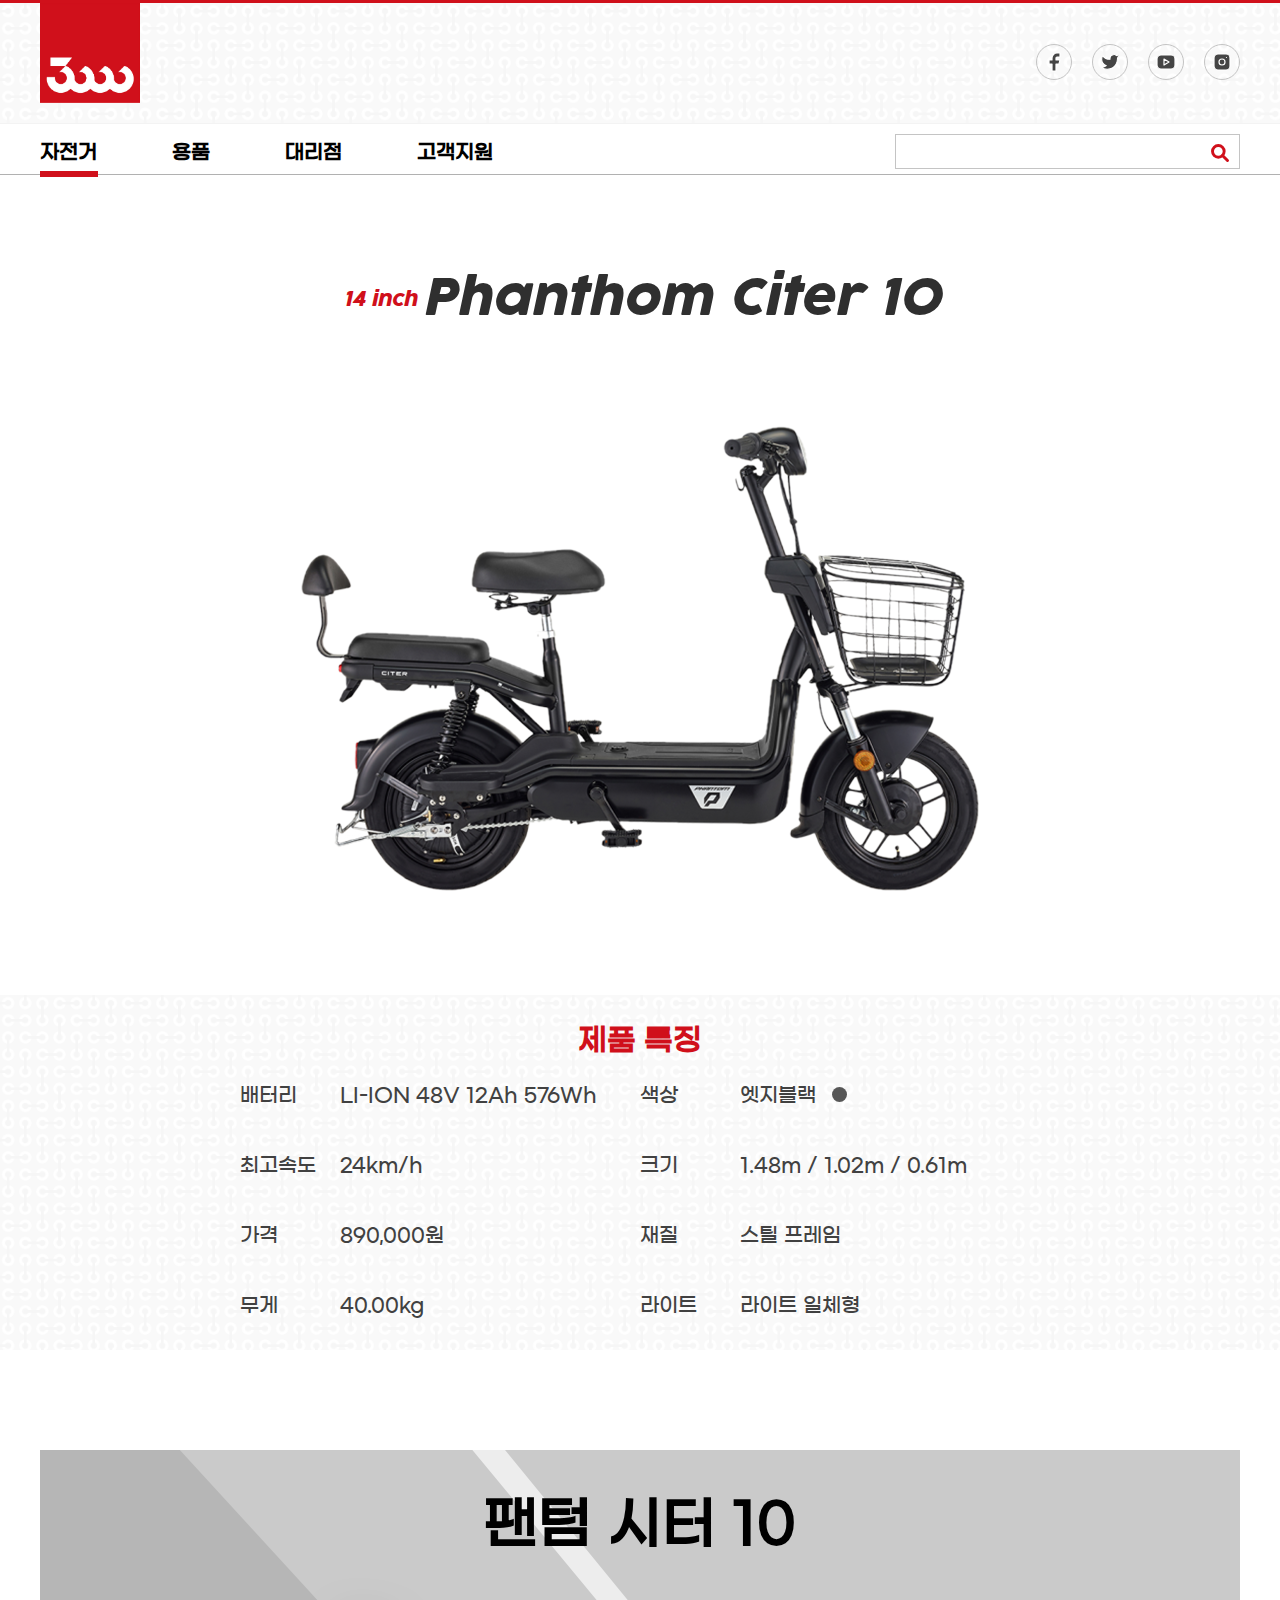
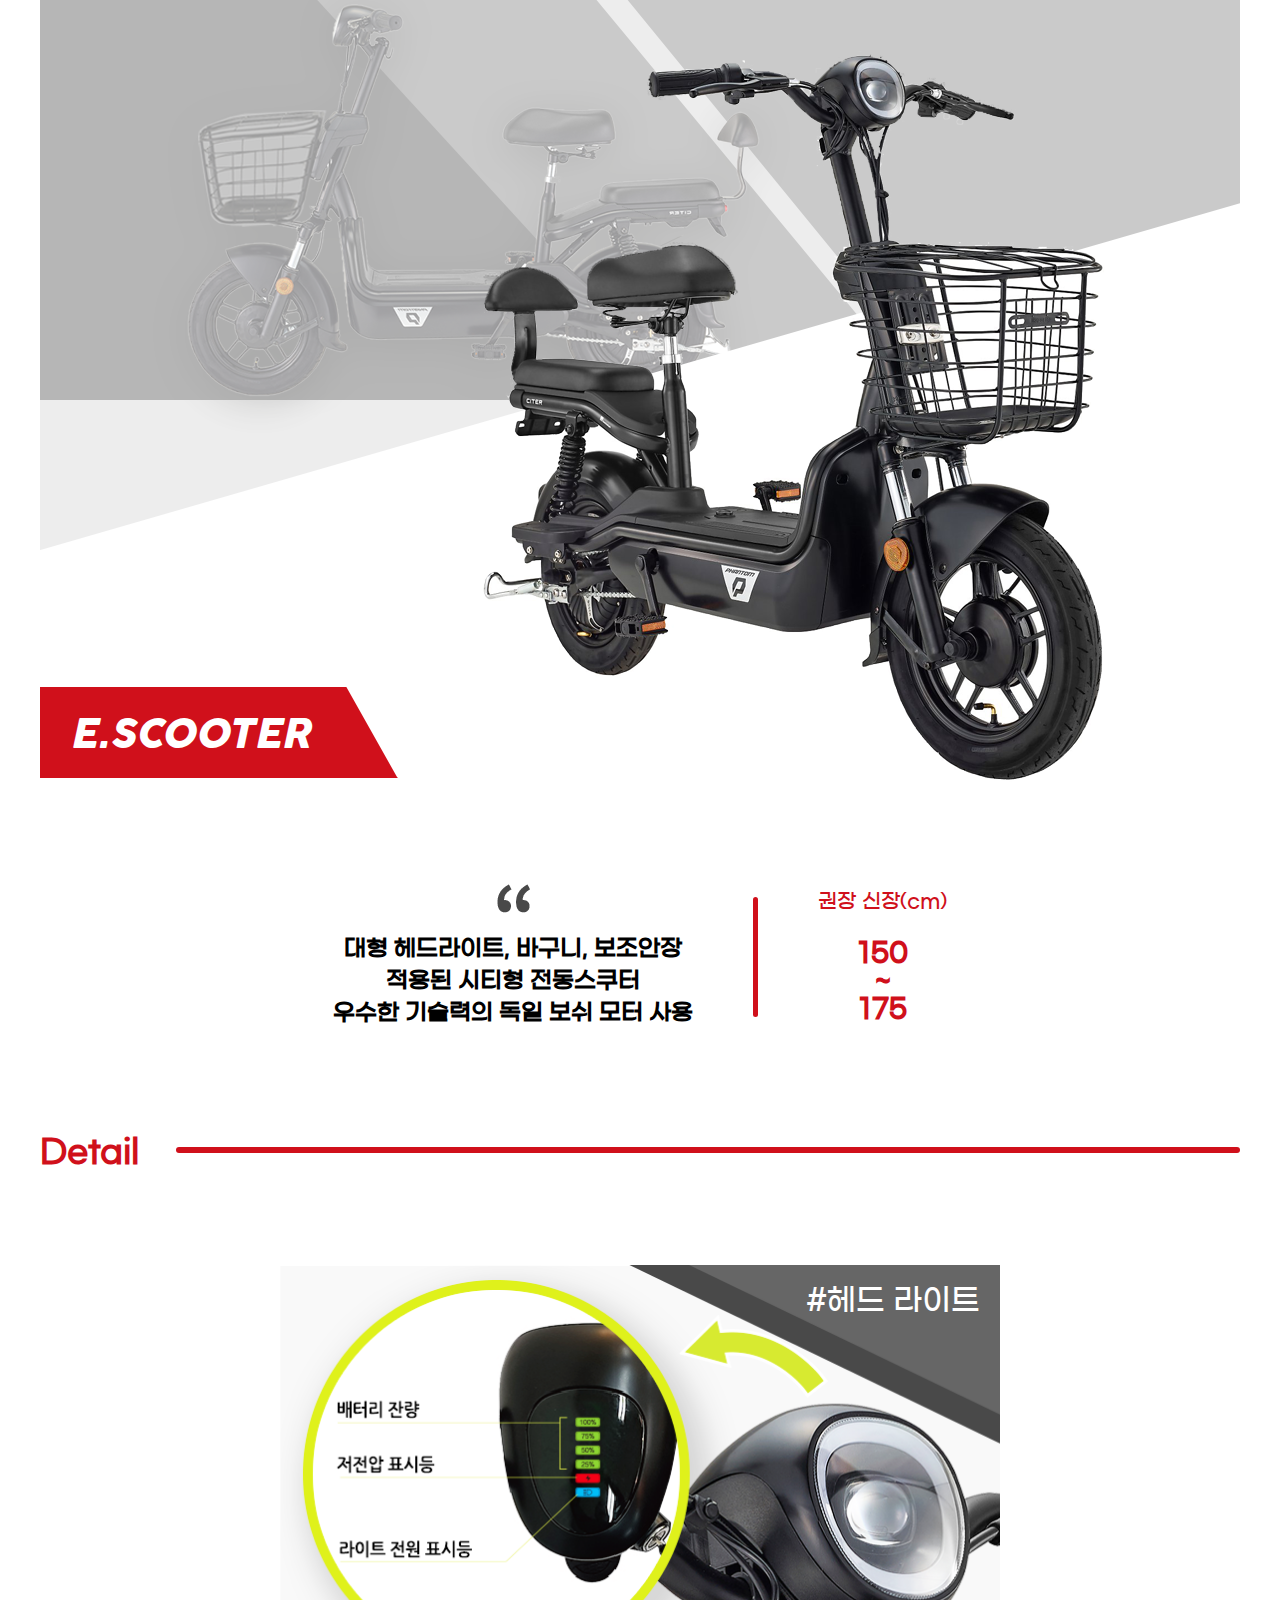
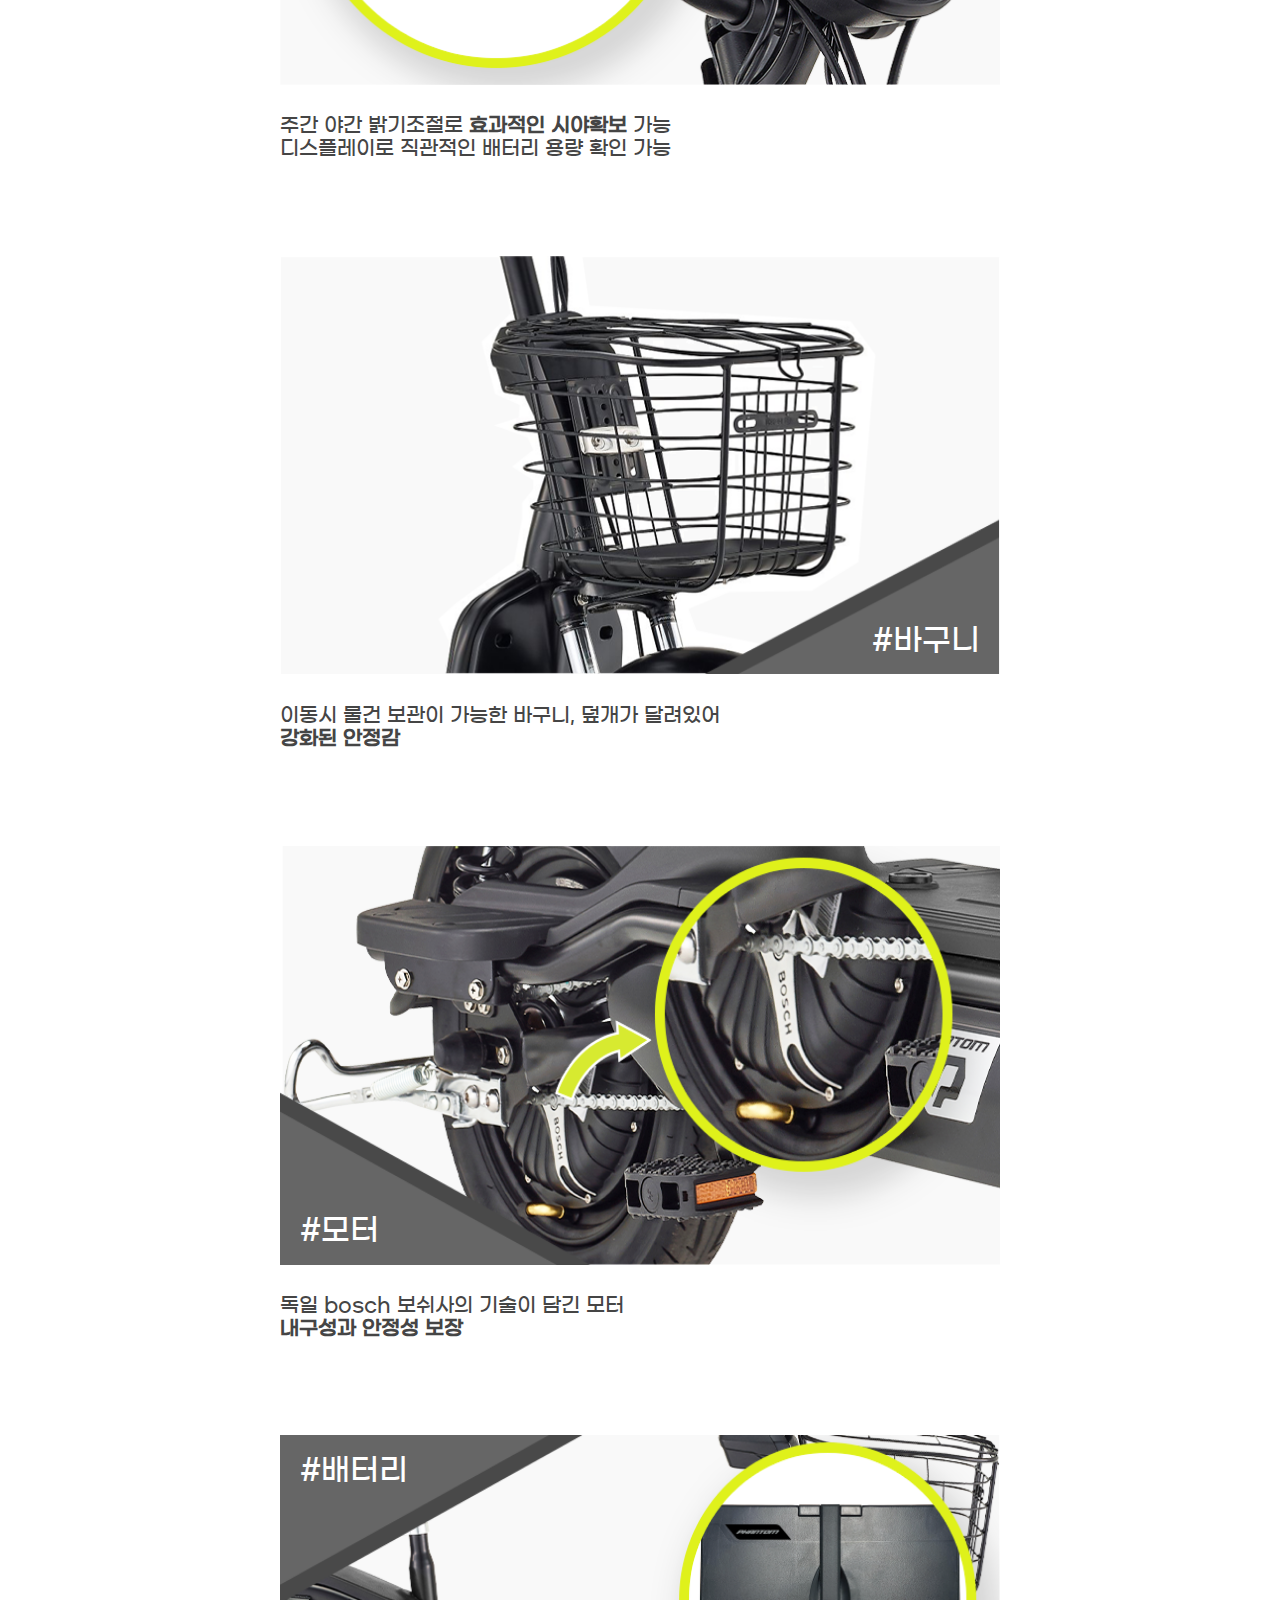
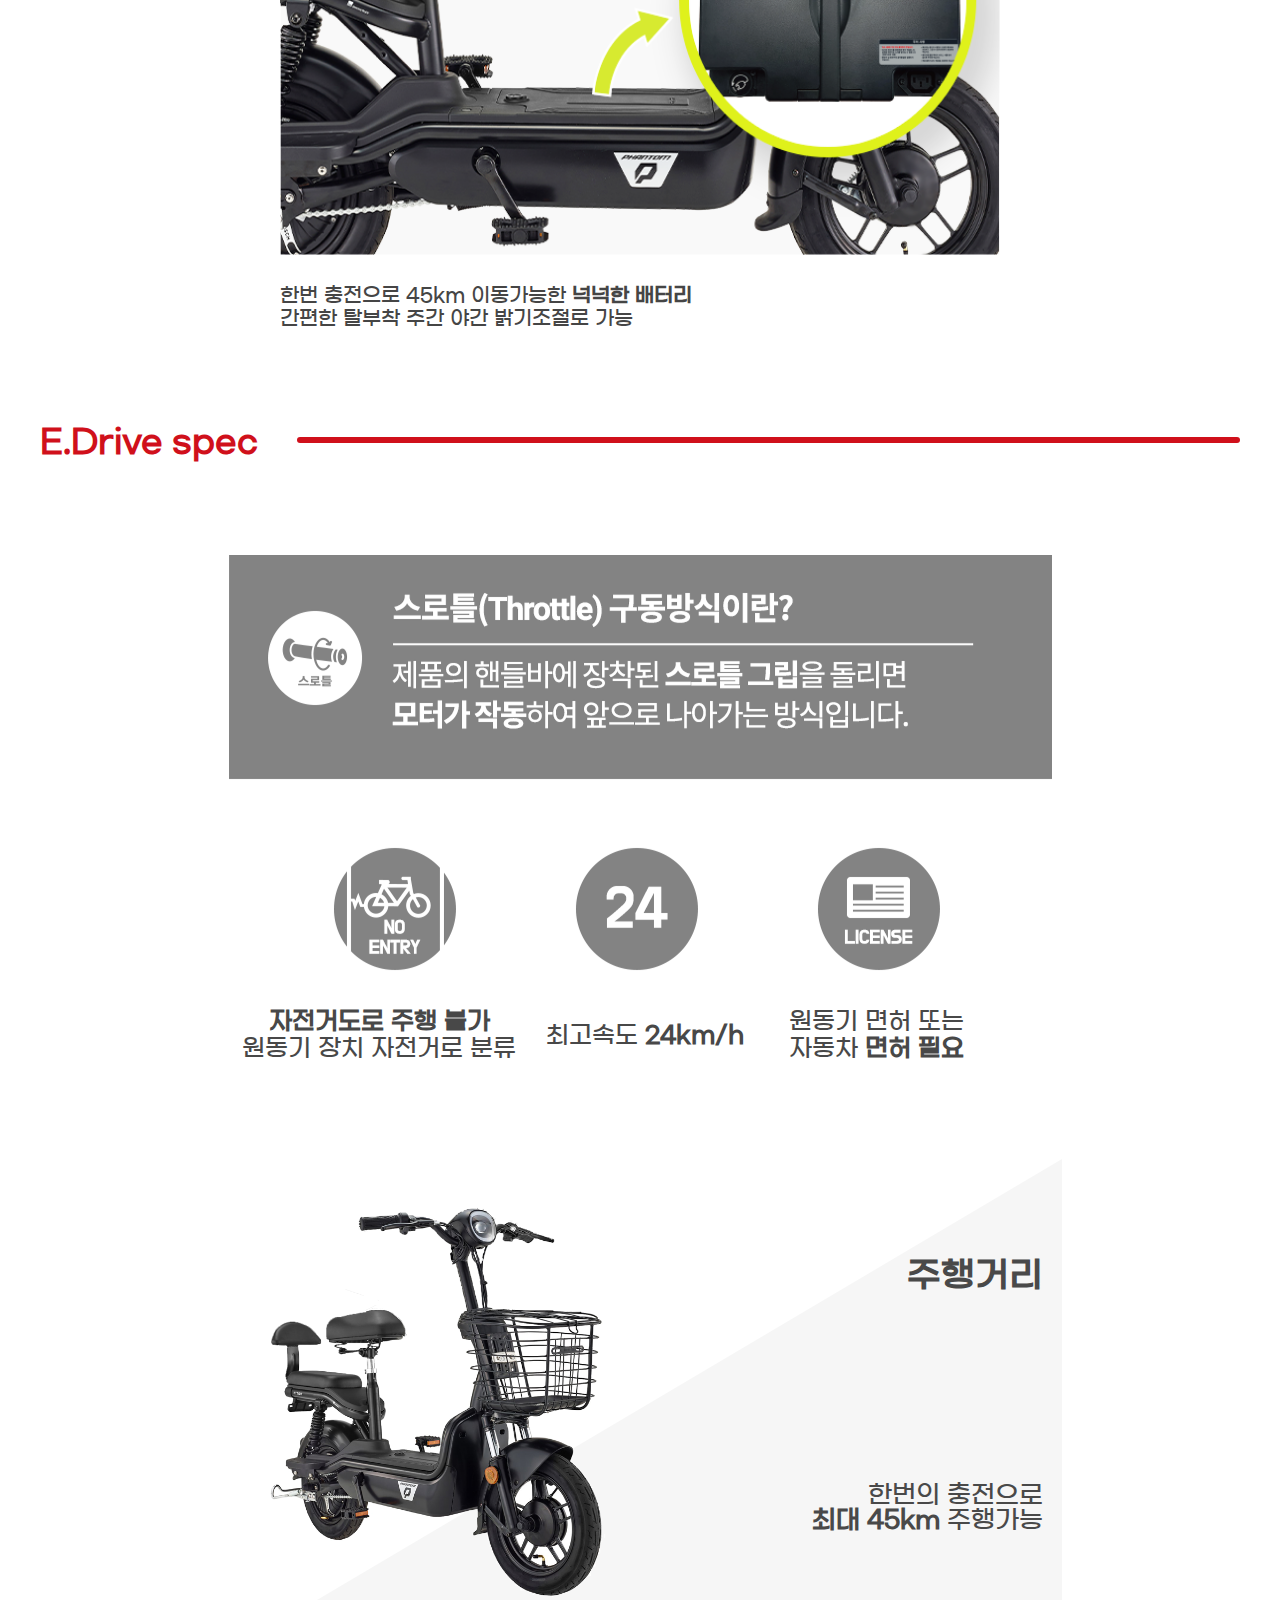
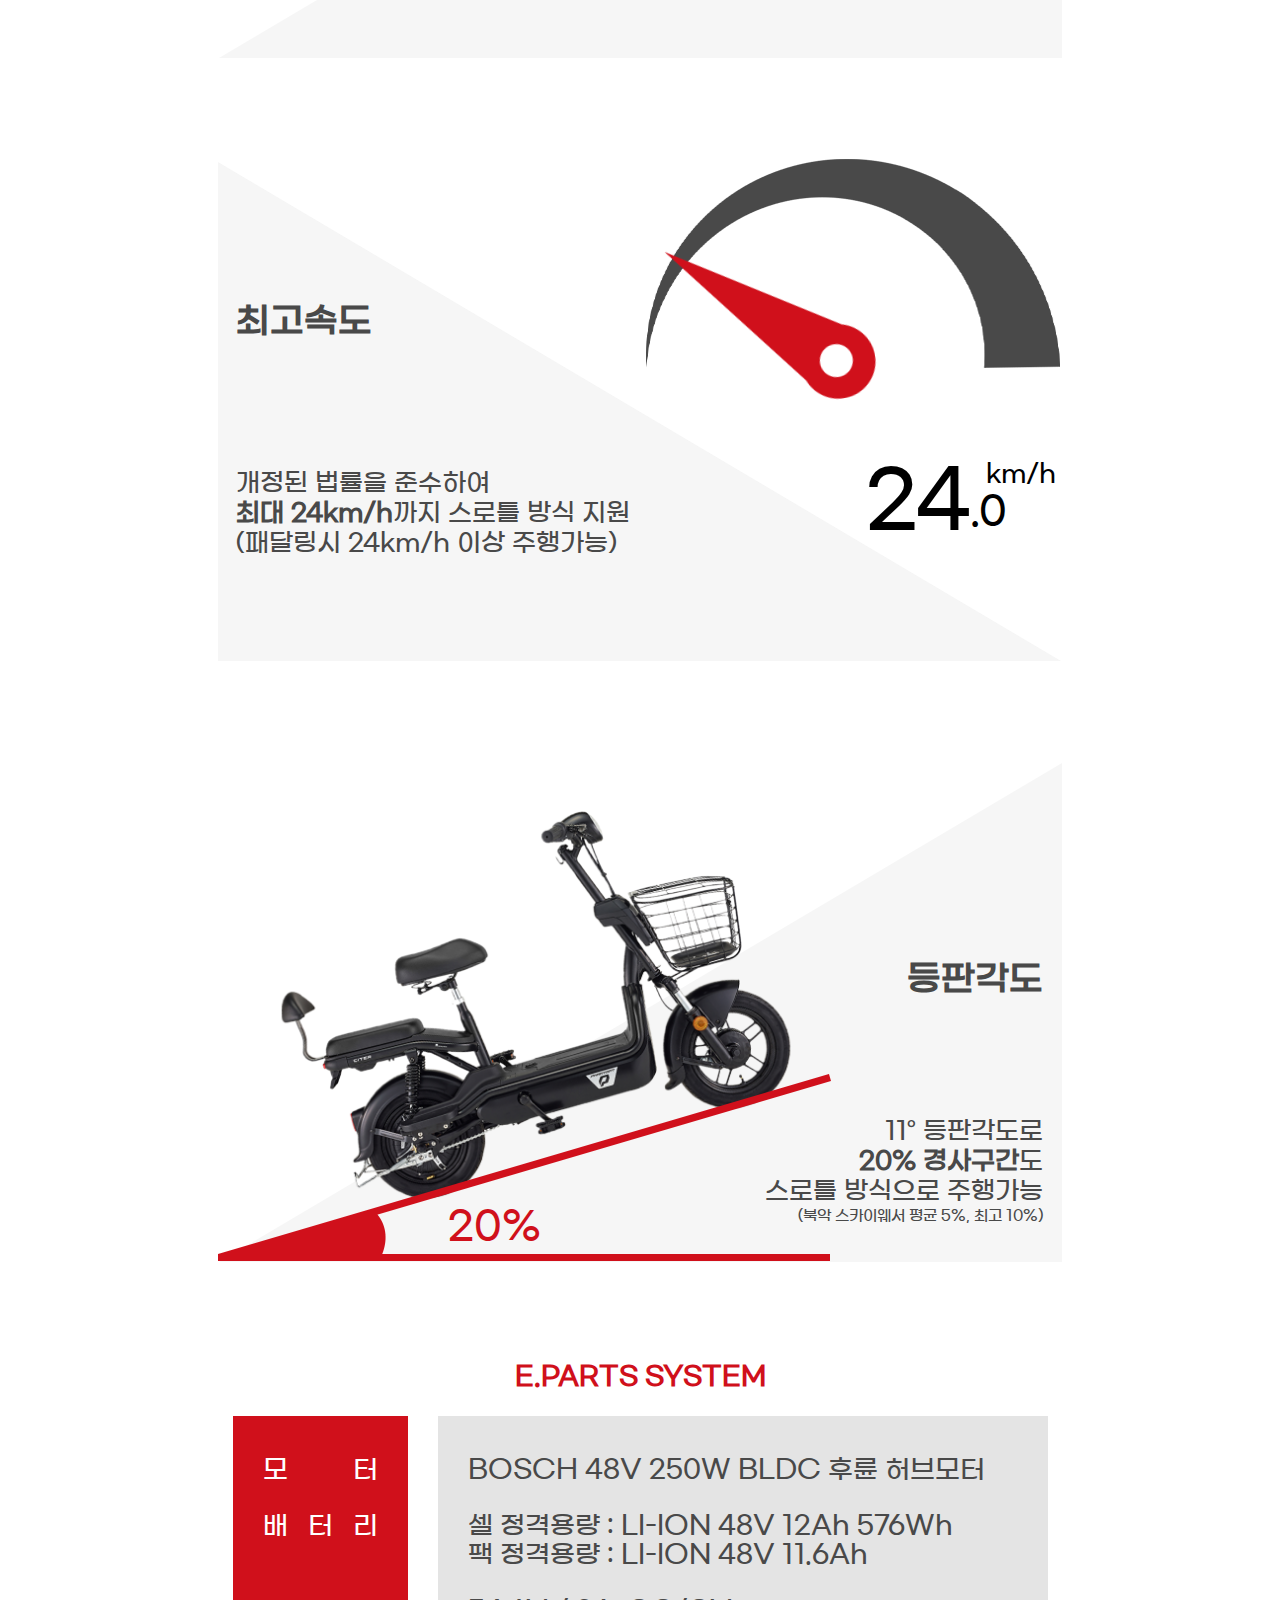
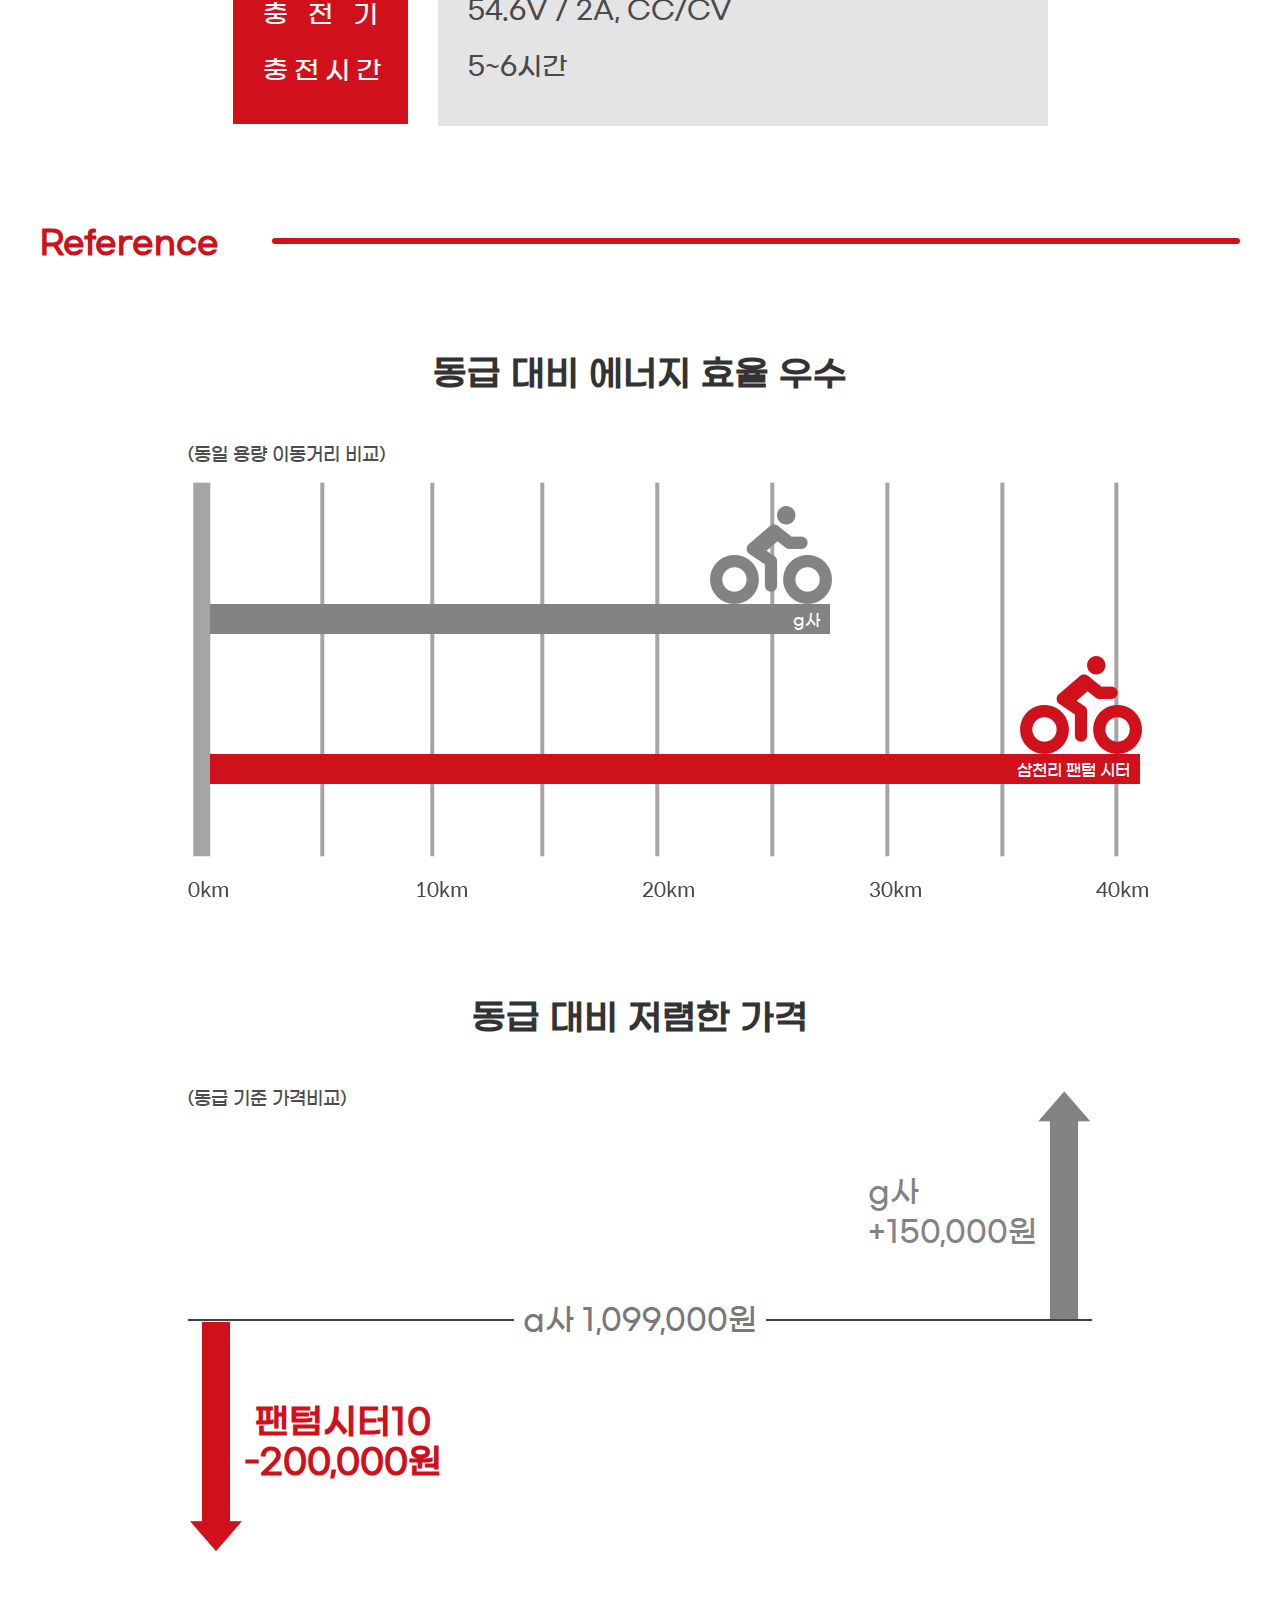
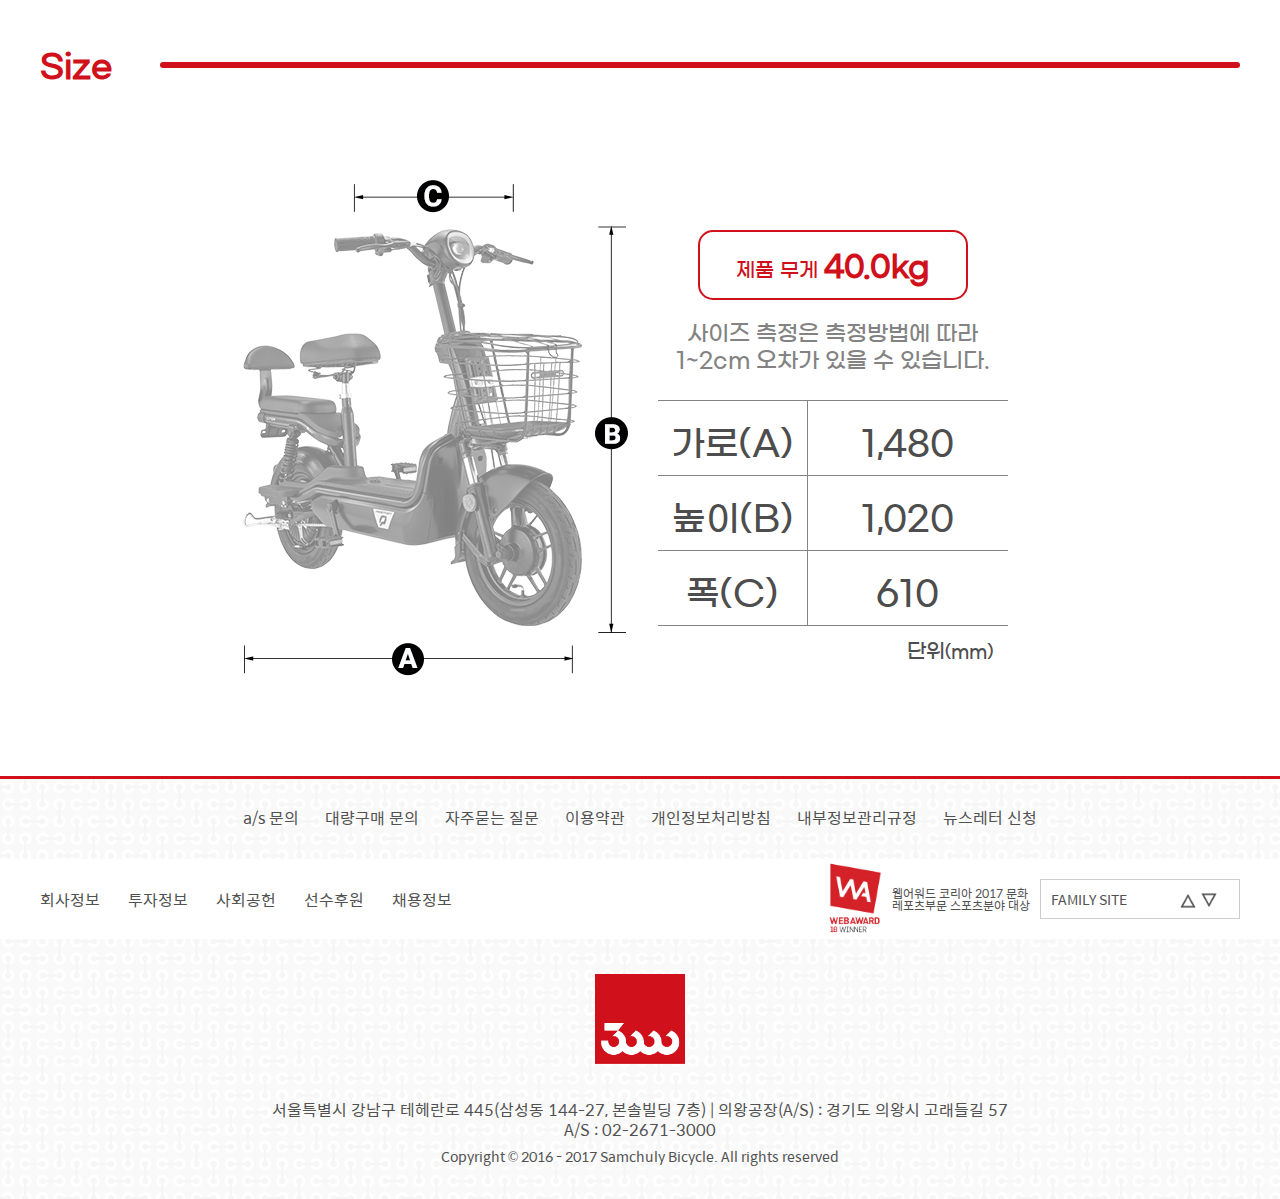
<file: product.html>
<!DOCTYPE html>
<html lang="ko">
  <head>
    <meta charset="UTF-8" />
    <meta name="viewport" content="width=device-width, initial-scale=1.0" />
    <title>삼천리 자전거</title>
    <link rel="stylesheet" href="css/styles.css" />
    <link rel="shortcut icon" href="images/lst_search_logo.ico" />
  </head>
  <body>
    <header class="header">
      <div class="header__top">
        <h1 class="logo">
          <a href="index.html"><img src="images/logo.png" alt="" /></a>
        </h1>
        <ul class="sns__icon icon__list">
          <li class="icon__item">
            <a href="#">
              <svg
                xmlns="http://www.w3.org/2000/svg"
                class="icon icon-tabler icon-tabler-brand-facebook"
                width="30"
                height="30"
                viewBox="0 0 24 24"
                stroke-width="1.2"
                stroke="#FFFFFF"
                fill="#454545"
                stroke-linecap="round"
                stroke-linejoin="round"
              >
                <path stroke="none" d="M0 0h24v24H0z" fill="none" />
                <path
                  d="M7 10v4h3v7h4v-7h3l1 -4h-4v-2a1 1 0 0 1 1 -1h3v-4h-3a5 5 0 0 0 -5 5v2h-3"
                />
              </svg>
            </a>
          </li>
          <li class="icon__item">
            <a href="#">
              <svg
                xmlns="http://www.w3.org/2000/svg"
                class="icon icon-tabler icon-tabler-brand-twitter"
                width="30"
                height="30"
                viewBox="0 0 24 24"
                stroke-width="1.2"
                stroke="#FFFFFF"
                fill="#454545"
                stroke-linecap="round"
                stroke-linejoin="round"
              >
                <path stroke="none" d="M0 0h24v24H0z" fill="none" />
                <path
                  d="M22 4.01c-1 .49-1.98.689-3 .99-1.121-1.265-2.783-1.335-4.38-.737S11.977 6.323 12 8v1c-3.245.083-6.135-1.395-8-4 0 0-4.182 7.433 4 11-1.872 1.247-3.739 2.088-6 2 3.308 1.803 6.913 2.423 10.034 1.517 3.58-1.04 6.522-3.723 7.651-7.742a13.84 13.84 0 0 0 .497 -3.753C20.18 7.773 21.692 5.25 22 4.009z"
                />
              </svg>
            </a>
          </li>
          <li class="icon__item">
            <a href="#">
              <svg
                xmlns="http://www.w3.org/2000/svg"
                class="icon icon-tabler icon-tabler-brand-youtube"
                width="30"
                height="30"
                viewBox="0 0 24 24"
                stroke-width="1.2"
                stroke="#FFFFFF"
                fill="#454545"
                stroke-linecap="round"
                stroke-linejoin="round"
              >
                <path stroke="none" d="M0 0h24v24H0z" fill="none" />
                <rect x="3" y="5" width="18" height="14" rx="4" />
                <path d="M10 9l5 3l-5 3z" />
              </svg>
            </a>
          </li>
          <li class="icon__item">
            <a href="#">
              <svg
                xmlns="http://www.w3.org/2000/svg"
                class="icon icon-tabler icon-tabler-brand-instagram"
                width="30"
                height="30"
                viewBox="0 0 24 24"
                stroke-width="1.2"
                stroke="#FFFFFF"
                fill="#454545"
                stroke-linecap="round"
                stroke-linejoin="round"
              >
                <path stroke="none" d="M0 0h24v24H0z" fill="none" />
                <rect x="4" y="4" width="16" height="16" rx="4" />
                <circle cx="12" cy="12" r="3" />
                <line x1="16.5" y1="7.5" x2="16.5" y2="7.501" />
              </svg>
            </a>
          </li>
        </ul>
      </div>
      <nav class="menu__wrapper">
        <div class="menu">
          <ul class="menu__list">
            <li class="menu__item">
              <a href="#">자전거</a>
              <ul class="menu__list-inner">
                <li class="menu__item-inner">
                  <p class="item-color">
                    <a href="#">스포츠</a>
                    <span></span>
                  </p>
                  <p>
                    <a href="#"> 산악 자전거 </a>
                  </p>
                  <p>
                    <a href="#"> 로드 바이크 </a>
                  </p>
                </li>
                <li class="menu__item-inner">
                  <p class="item-color">
                    <a href="#">라이프 스타일</a>
                    <span></span>
                  </p>
                  <p>
                    <a href="#"> 하이브리드 </a>
                  </p>
                  <p>
                    <a href="#"> 픽시 </a>
                  </p>
                  <p>
                    <a href="#"> 미니벨로 </a>
                  </p>
                  <p>
                    <a href="#"> 접이식 </a>
                  </p>
                  <p>
                    <a href="#"> 시티 </a>
                  </p>
                </li>
                <li class="menu__item-inner">
                  <p class="item-color">
                    <a href="#">연령별</a>
                    <span></span>
                  </p>
                  <p>
                    <a href="#"> 키즈 </a>
                  </p>
                  <p>
                    <a href="#"> 청소년 </a>
                  </p>
                  <p>
                    <a href="#"> 성인 </a>
                  </p>
                  <p>
                    <a href="#"> 노인 </a>
                  </p>
                </li>
                <li class="menu__item-inner">
                  <p class="item-color">
                    <a href="#">친환경</a>
                    <span></span>
                  </p>
                  <p>
                    <a href="#"> 전기 자전거 </a>
                  </p>
                  <p>
                    <a href="#"> 전동 킥보드 </a>
                  </p>
                </li>
              </ul>
            </li>
            <li class="menu__item">
              <a href="#">용품</a>
              <ul class="menu__list-inner">
                <li class="menu__item-inner">
                  <p class="item-color">
                    <a href="#">라이더 착용</a>
                    <span></span>
                  </p>
                  <p>
                    <a href="#">멀티프</a>
                  </p>
                </li>
                <li class="menu__item-inner">
                  <p class="item-color">
                    <a href="#">자전거 장착</a>
                    <span></span>
                  </p>
                  <p>
                    <a href="#">가방</a>
                  </p>
                  <p>
                    <a href="#">라이트</a>
                  </p>
                  <p>
                    <a href="#">거치대</a>
                  </p>
                  <p>
                    <a href="#">벨</a>
                  </p>
                  <p>
                    <a href="#">유아시트</a>
                  </p>
                  <p>
                    <a href="#">거울</a>
                  </p>
                </li>
                <li class="menu__item-inner">
                  <p class="item-color">
                    <a href="#">유지 · 관리</a>
                  </p>
                  <p>
                    <a href="#">펌프</a>
                  </p>
                  <p>
                    <a href="#">기타</a>
                  </p>
                </li>
              </ul>
            </li>
            <li class="menu__item">
              <a href="map.html">대리점</a>
              <ul class="menu__list-inner">
                <li class="menu__item-inner">
                  <p class="item-color">
                    <a href="#">대리점 찾기</a>
                    <span></span>
                  </p>
                </li>
                <li class="menu__item-inner">
                  <p class="item-color">
                    <a href="#">온라인 구매</a>
                    <span></span>
                  </p>
                </li>
                <li class="menu__item-inner">
                  <p class="item-color">
                    <a href="#">대량 구매</a>
                  </p>
                </li>
              </ul>
            </li>
            <li class="menu__item">
              <a href="#">고객지원</a>
              <ul class="menu__list-inner">
                <li class="menu__item-inner">
                  <p class="item-color">
                    <a href="#">자주 묻는 질문</a>
                    <span></span>
                  </p>
                </li>
                <li class="menu__item-inner">
                  <p class="item-color">
                    <a href="as.html">온라인 A/S</a>
                    <span></span>
                  </p>
                  <p>
                    <a href="#">A/S 접수</a>
                  </p>
                  <p>
                    <a href="#">A/S 조회</a>
                  </p>
                </li>
                <li class="menu__item-inner">
                  <p class="item-color">
                    <a href="#">정품 등록</a>
                    <span></span>
                  </p>
                  <p>
                    <a href="#">정품 등록</a>
                  </p>
                  <p>
                    <a href="#">정품 등록 조회</a>
                  </p>
                </li>
                <li class="menu__item-inner">
                  <p class="item-color">
                    <a href="#">제품 설명서</a>
                    <span></span>
                  </p>
                </li>
                <li class="menu__item-inner">
                  <p class="item-color">
                    <a href="#">지난 제품보기</a>
                  </p>
                </li>
              </ul>
            </li>
            <!-- <li class="menu__item">
              <a href="#">뉴스</a>
            </li> -->
            <span class="menu__bar"></span>
          </ul>
          <div class="search">
            <input type="text" class="search__input" />
            <div class="search__icon">
              <svg
                xmlns="http://www.w3.org/2000/svg"
                class="icon icon-tabler icon-tabler-search"
                width="20"
                height="20"
                viewBox="0 0 24 24"
                stroke-width="3.5"
                stroke="#d0101b"
                fill="none"
                stroke-linecap="round"
                stroke-linejoin="round"
              >
                <path stroke="none" d="M0 0h24v24H0z" fill="none" />
                <circle cx="10" cy="10" r="7" />
                <line x1="21" y1="21" x2="15" y2="15" />
              </svg>
            </div>
          </div>
        </div>
        <div class="menu__list-bg"></div>
      </nav>
    </header>
    <main class="product">
      <section class="product__preview">
        <h2 class="preview__title font-italic">
          <span>14 inch</span>Phanthom Citer 10
        </h2>
        <div class="preview__bike">
          <img src="images/product__main.png" alt="" class="bike__img" />
        </div>
        <div class="preview__bg">
          <div class="preview__feature">
            <h3 class="feature__title font-bold">제품 특징</h3>
            <ul class="feature__list">
              <li class="feature__item">
                <p class="item__title">배터리</p>
                <p class="item__content">LI-ION 48V 12Ah 576Wh</p>
              </li>
              <li class="feature__item">
                <p class="item__title">색상</p>
                <p class="item__content">
                  엣지블랙 <span class="content-color"></span>
                </p>
              </li>
              <li class="feature__item">
                <p class="item__title">최고속도</p>
                <p class="item__content">24km/h</p>
              </li>
              <li class="feature__item">
                <p class="item__title">크기</p>
                <p class="item__content">1.48m / 1.02m / 0.61m</p>
              </li>
              <li class="feature__item">
                <p class="item__title">가격</p>
                <p class="item__content">890,000원</p>
              </li>
              <li class="feature__item">
                <p class="item__title">재질</p>
                <p class="item__content">스틸 프레임</p>
              </li>
              <li class="feature__item">
                <p class="item__title">무게</p>
                <p class="item__content">40.00kg</p>
              </li>
              <li class="feature__item">
                <p class="item__title">라이트</p>
                <p class="item__content">라이트 일체형</p>
              </li>
            </ul>
          </div>
        </div>
      </section>
      <section class="intro">
        <h2 class="intro__title font-bold">팬텀 시터 10</h2>
        <img src="images/product__intro-main.png" alt="" class="intro__img" />
        <p class="intro__scooter font-italic">E.SCOOTER</p>
        <div class="intro__detail">
          <div class="detail__left">
            <img src="images/product__quote.png" alt="" class="left__quote" />
            대형 헤드라이트, 바구니, 보조안장<br />
            적용된 시티형 전동스쿠터<br />
            우수한 기술력의 독일 보쉬 모터 사용
          </div>
          <span class="detail__partition"></span>
          <div class="detail__right">
            <span>권장 신장(cm)</span><br />
            150<br />~<br />175
          </div>
        </div>
      </section>
      <section class="detail">
        <div class="detail__partition">
          <h3 class="detail__title title-section">Detail</h3>
          <div class="partition__bar"></div>
        </div>
        <ul class="detail__list">
          <li class="detail__item">
            <p class="item__title">#헤드 라이트</p>
            <img src="images/product__detail1.png" alt="" class="item__img" />
            <p class="item__content">
              주간 야간 밝기조절로 <span>효과적인 시야확보</span> 가능<br />
              디스플레이로 직관적인 배터리 용량 확인 가능
            </p>
          </li>
          <li class="detail__item">
            <p class="item__title">#바구니</p>
            <img src="images/product__detail2.png" alt="" class="item__img" />
            <p class="item__content">
              이동시 물건 보관이 가능한 바구니, 덮개가 달려있어<br />
              <span>강화된 안정감</span>
            </p>
          </li>
          <li class="detail__item">
            <p class="item__title">#모터</p>
            <img src="images/product__detail3.png" alt="" class="item__img" />
            <p class="item__content">
              독일 bosch 보쉬사의 기술이 담긴 모터<br />
              <span>내구성과 안정성 보장</span>
            </p>
          </li>
          <li class="detail__item">
            <p class="item__title">#배터리</p>
            <img src="images/product__detail4.png" alt="" class="item__img" />
            <p class="item__content">
              한번 충전으로 45km 이동가능한 <span>넉넉한 배터리</span><br />
              간편한 탈부착 주간 야간 밝기조절로 가능<br />
            </p>
          </li>
        </ul>
      </section>
      <section class="spec">
        <div class="spec__partition">
          <h3 class="spec__title title-section">E.Drive spec</h3>
          <div class="partition__bar"></div>
        </div>
        <ul class="spec__list">
          <li class="spec__item">
            <img src="images/spec__throttle.png" alt="" class="img__throttle">
            <div class="item__throttle">
              <ul class="throttle__list">
                <li class="throttle__item">
                  <span class="font-bold">자전거도로 주행 불가</span><br/>원동기 장치 자전거로 분류
                </li>
                <li class="throttle__item">
                 최고속도 <span class="font-bold">24km/h</span>
                </li>
                <li class="throttle__item">
                 원동기 면허 또는<br/>자동차 <span class="font-bold">면허 필요</span>
                </li>
              </ul>
            </div>
          </li>
          <li class="spec__item">
            <div class="item__wrapper">

              <img src="images/spec__arrow1.png" alt="" class="item__arrow" />
              <img src="images/product__intro-main.png" alt="" class="item__bike" />
              <div class="arrow__content">45<span>km</span></div>
              <div class="item__title font-bold">주행거리</div>
              <div class="item__content">
                한번의 충전으로<br />
                <span class="font-bold">최대 45km</span> 주행가능
              </div>
            </div>
          </li>
          <li class="spec__item">
            <div class="item__wrapper">

              <img src="images/spec__speed.png" alt="" class="item__speed" />
              <img src="images/spec__dial.png" alt="" class="item__dial" />
              <div class="dial__container">
                <div class="dial__content">24<span>.0</span></div>
                <div class="dial__content-km">km/h</div>
              </div>
              <div class="item__title font-bold">최고속도</div>
              <div class="item__content">
                개정된 법률을 준수하여<br />
                <span class="font-bold">최대 24km/h</span>까지 스로틀 방식 지원<br />
                (패달링시 24km/h 이상 주행가능) <br />
              </div>
            </div>
          </li>
          <li class="spec__item">
            <div class="item__wrapper">

              <img src="images/spec__bike.png" alt="" class="item__bike" />
              <img src="images/spec__deg.png" alt="" class="item__degree" />
              <div class="deg__content">20<span>%</span></div>
              <div class="item__title font-bold">등판각도</div>
              <div class="item__content">
                11° 등판각도로<br />
                <span class="font-bold">20% 경사구간</span>도<br />
                스로틀 방식으로 주행가능<br />
                <small>(북악 스카이웨서 평균 5%, 최고 10%)</small>
              </div>
            </div>
          </li>
          <div class="spec__summary">
            <div class="summary__title font-red">E.PARTS SYSTEM</div>
            <div class="summary__container">

              <div class="summary__left">
                <ul class="summary__list">
                  <li class="summary__item">모&nbsp;&nbsp;&nbsp;&nbsp;&nbsp;&nbsp;&nbsp;터</li>
                  <li class="summary__item">배 &nbsp;터 &nbsp;리</li>
                  <li class="summary__item">충&nbsp;&nbsp;전 &nbsp;기</li>
                  <li class="summary__item">충전시간</li>
                </ul>
              </div>
              <div class="summary__right">
                <ul class="summary__list">
                  <li class="summary__item">BOSCH 48V 250W BLDC 후륜 허브모터</li>
                  <li class="summary__item">
                    셀 정격용량 : LI-ION 48V 12Ah 576Wh
                    
                  </li>
                  <li class="summary__item">팩 정격용량 : LI-ION 48V 11.6Ah</li>
                  <li class="summary__item">54.6V / 2A, CC/CV</li>
                  <li class="summary__item">5~6시간</li>
                </ul>
              </div>
            </div>
          </div>
        </ul>
      </section>
      <section class="refer">
        <div class="refer__partition">

          <h3 class="refer__title title-section">Reference</h3>
          <div class="partition__bar"></div>
        </div>
        <div class="refer__energy">
          <div class="energy__title font-bold">동급 대비 에너지 효율 우수</div>
          <p class="energy__sub">(동일 용량 이동거리 비교)</p>
          <img src="images/refer__graph.png" alt="" class="energy__graph">
          <div class="gray__container">

            <img src="images/refer__bike-gray.png" alt="" class="bike-gray" />
            <div class="energy__bar bar-gray">g사</div>
          </div>
          <div class="red__container">

            <img src="images/refer__bike-red.png" alt="" class="bike-red" />
            <div class="energy__bar bar-red">삼천리 팬텀 시터</div>
          </div>
        </div>
        <div class="refer__price">
          <div class="price__title font-bold">동급 대비 저렴한 가격</div>
          <div class="price__container">
            <p class="price__sub">(동급 기준 가격비교)</p>
            <div class="price__high">
              <div class="high__content">
                g사<br />
                +150,000원
              </div>
              <div class="high__arrow"><img src="images/refer__arrow-top.png" alt=""></div>
            </div>
            <div class="price__partition">
              <span class="partition__bar"></span>
              <span class="partition__content">a사 1,099,000원</span>
              <span class="partition__bar"></span>
            </div>
            <div class="price__low">
              <div class="low__bar"><img src="images/refer__arrow-bottom.png" alt=""></div>
              <div class="low__content">팬텀시터10<br />-200,000원</div>
            </div>
          </div>
        </div>
      </section>
      <section class="size">
        <div class="size__partition">

          <div class="size__title title-section">Size</div>
          <div class="partition__bar"></div>

        </div>
        <div class="size__container">
          <img src="images/size.png" alt="" class="size__img" />
<div class="size__content">

  <p class="size__weight">
    제품 무게
    <span>40.0kg</span>
    
  </p>
  <p class="size__detail">
    사이즈 측정은 측정방법에 따라<br/>
    1~2cm 오차가 있을 수 있습니다.
  </p>
  <table class="table size__table">
    
    <tr>
      <td>가로(A)</td>
      <td>1,480</td>
    </tr>
    <tr>
      <td>높이(B)</td>
      <td>1,020</td>

    </tr>
    <tr>
      <td>폭(C)</td>
      <td>610</td>
    </tr>
    
  </table>
  <p class="size__unit">단위<span>(mm)</span></p>
</div>
        </div>
      </section>
    </main>

    <footer class="footer__container">
      <div class="footer__top">
        <ul class="top__list">
          <li class="top__item"><a href="#">a/s 문의</a></li>
          <li class="top__item"><a href="#">대량구매 문의</a></li>
          <li class="top__item"><a href="#">자주묻는 질문</a></li>
          <li class="top__item"><a href="#">이용약관</a></li>
          <li class="top__item"><a href="#">개인정보처리방침</a></li>
          <li class="top__item"><a href="#">내부정보관리규정</a></li>
          <li class="top__item"><a href="#">뉴스레터 신청</a></li>
        </ul>
      </div>
      <div class="footer__mid">
        <div class="mid__wrapper">
          <div class="mid__menu">
            <ul class="mid__list">
              <li class="mid__item"><a href="#">회사정보</a></li>
              <li class="mid__item"><a href="#">투자정보</a></li>
              <li class="mid__item"><a href="#">사회공헌</a></li>
              <li class="mid__item"><a href="#">선수후원</a></li>
              <li class="mid__item"><a href="#">채용정보</a></li>
            </ul>
            <ul class="mid__list">
              <li class="mid__item">
                <img
                  src="images/logo-footer.png"
                  alt=""
                  class="footer__logo-wa"
                />
              </li>
              <li class="mid__item">
                <p class="logo__title">
                  웹어워드 코리아 2017 문화<br />레포츠부문 스포츠분야 대상
                </p>
              </li>
              <li class="mid__item item__family">
                FAMILY SITE
                <!-- <svg
                  xmlns="http://www.w3.org/2000/svg"
                  class="icon icon-tabler icon-tabler-triangle"
                  width="12"
                  height="15"
                  viewBox="0 0 24 24"
                  stroke-width="1.5"
                  stroke="#515151"
                  fill="none"
                  stroke-linecap=""
                  stroke-linejoin=""
                > -->
                <img src="images/triangle-btn.png" alt="" />
                <path stroke="none" d="M0 0h24v24H0z" fill="none" />
                <path
                  d="M5 19h14a2 2 0 0 0 1.84 -2.75l-7.1 -12.25a2 2 0 0 0 -3.5 0l-7.1 12.25a2 2 0 0 0 1.75 2.75"
                />
              </li>
            </ul>
          </div>
        </div>
      </div>
      <div class="footer__logo"><img src="images/logo.png" alt="" /></div>
      <div class="footer__bottom">
        서울특별시 강남구 테헤란로 445(삼성동 144-27, 본솔빌딩 7층) |
        의왕공장(A/S) : 경기도 의왕시 고래들길 57
        <br />
        A/S : 02-2671-3000
        <br />
        <p>Copyright © 2016 - 2017 Samchuly Bicycle. All rights reserved</p>
      </div>
    </footer>
    <script src="js/jquery-3.5.1.min.js"></script>
    <script src="js/header.js"></script>
  </body>
</html>
</file>
<file: css/styles.css>
@import url("reset.css");
@import url("banner.css");
@import url("header.css");
@import url("main-slide.css");
@import url("main-find.css");
@import url("main-gear.css");
@import url("main-news.css");
@import url("main-sns.css");
@import url("footer.css");
@import url("as.css");
@import url("map.css");
@import url("swiper-bundle.min.css");
@import url("product.css");
@font-face {
  font-family: "GmarketSansTTFMedium";
  src: url("../font/gmarket-medium/GmarketSansTTFMedium.eot");
  src: url("../font/gmarket-medium/GmarketSansTTFMedium.eot")
      format("embedded-opentype"),
    url("../font/gmarket-medium/GmarketSansTTFMedium.svg") format("svg"),
    url("../font/gmarket-medium/GmarketSansTTFMedium.ttf ") format("truetype"),
    url("../font/gmarket-medium/GmarketSansTTFMedium.woff") format("woff"),
    url("../font/gmarket-medium/GmarketSansTTFMedium.woff2") format("woff2");
  font-weight: normal;
  font-style: normal;
}
@font-face {
  font-family: "cocogoose_proitalic";
  src: url("../font/cocogoose_pro/cocogoose_pro_italic-trial-webfont.woff2")
      format("woff2"),
    url("../font/cocogoose_pro/cocogoose_pro_italic-trial-webfont.woff")
      format("woff");
  font-weight: normal;
  font-style: normal;
}
@font-face {
  font-family: "GmarketSansTTFLight";
  src: url("../font/gmarket-light/GmarketSansTTFLight.eot");
  src: url("../font/gmarket-light/GmarketSansTTFLight.eot")
      format("embedded-opentype"),
    url("../font/gmarket-light/GmarketSansTTFLight.svg") format("svg"),
    url("../font/gmarket-light/GmarketSansTTFLight.ttf") format("truetype"),
    url("../font/gmarket-light/GmarketSansTTFLight.woff") format("woff"),
    url("../font/gmarket-light/GmarketSansTTFLight.woff2") format("woff2");
  font-weight: normal;
  font-style: normal;
}
@font-face {
  font-family: "Spoqa Han Sans Regular";
  src: url("../font/spoqaweb/Spoqa Han Sans Regular.eot Han Sans Regular.eot");
  src: url("../font/spoqaweb/Spoqa Han Sans Regular.eot Han Sans Regular.eot?#iefix")
      format("embedded-opentype"),
    url("../font/spoqaweb/Spoqa Han Sans Regular.woff2 Han Sans Regular.woff2")
      format("woff2");
  font-weight: normal;
  font-style: normal;
}

@font-face {
  font-family: "SpoqaHanSans-Regular";
  src: url("../font/spoqaweb/SpoqaHanSans-Regular.svg") format("svg"),
    url("../font/spoqaweb/SpoqaHanSans-Regular.ttf") format("truetype"),
    url("../font/spoqaweb/SpoqaHanSans-Regular.woff") format("woff");
  font-weight: normal;
  font-style: normal;
}

body {
  font-family: "GmarketSansTTFMedium";
  /* height: 4000px; */
}

html,
body {
  box-sizing: border-box;
  /* width: 100%; */
}
*,
*::after,
*::before {
  box-sizing: inherit;
  margin: 0;
  padding: 0;
}
.font-bold {
  font-weight: bold;
}
.title-font,
.font-italic {
  font-family: "cocogoose_proitalic";
  color: #6a6a6a;
  font-size: 40px;
}
.title-upper {
  text-transform: uppercase;
}

.clearfix::after {
  content: "";
  display: block;
  clear: both;
  float: none;
}
</file>
